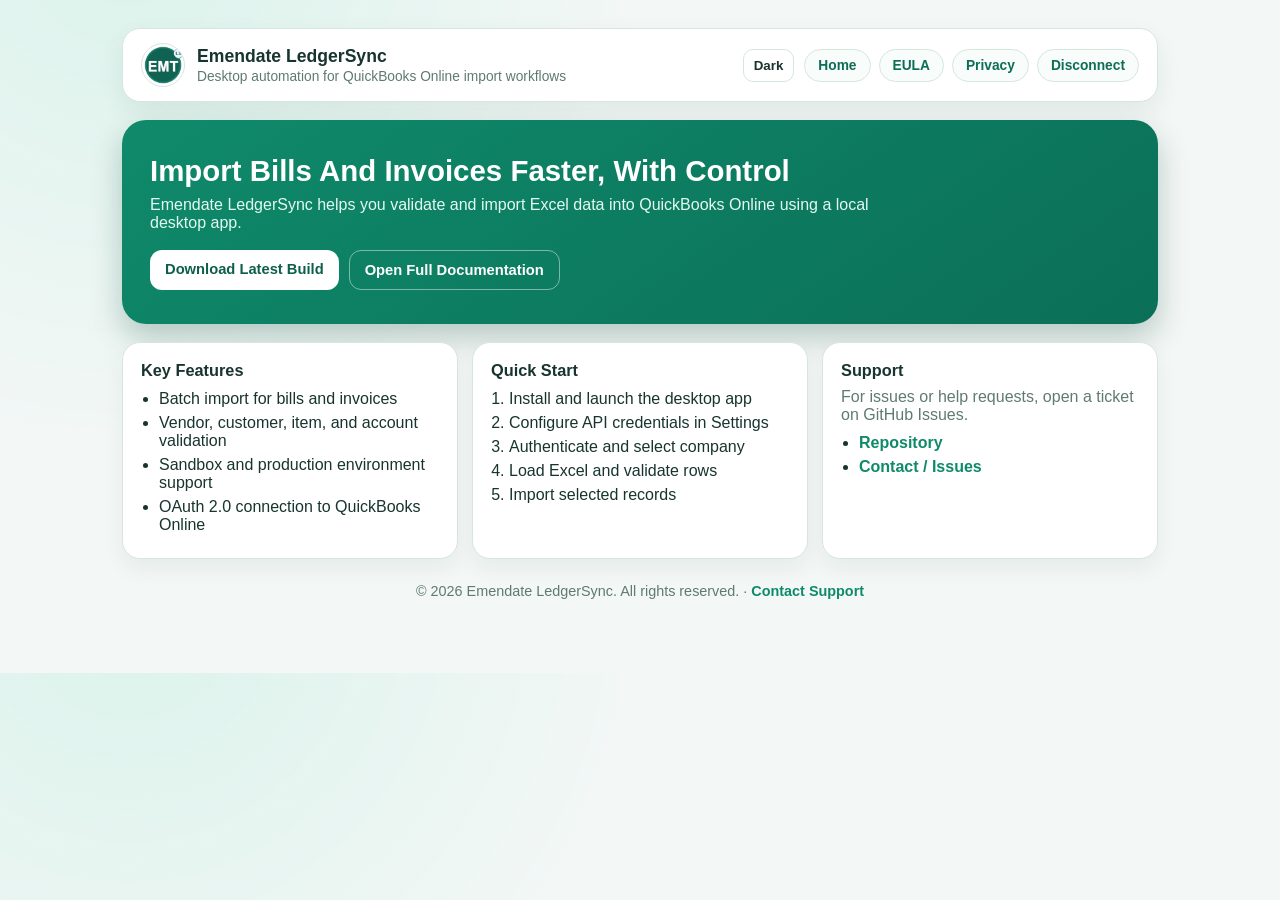
<file: docs/index.html>
﻿<!DOCTYPE html>
<html lang="en">
<head>
  <meta charset="UTF-8">
  <meta name="viewport" content="width=device-width, initial-scale=1.0">
  <title>Emendate LedgerSync</title>
  <link rel="stylesheet" href="styles.css">
</head>
<body class="page-index">
  <div class="wrap">
    <header class="topbar">
      <div class="brand">
        <img src="assets/icons/els_app.png" alt="Emendate LedgerSync logo">
        <div>
          <h1>Emendate LedgerSync</h1>
          <p>Desktop automation for QuickBooks Online import workflows</p>
        </div>
      </div>
      <button class="menu-btn" id="menuBtn" aria-label="Toggle menu">Menu</button>
      <button class="toggle" id="themeBtn" aria-label="Toggle theme">Dark</button>
      <nav class="nav" id="topNav">
        <a href="index.html">Home</a>
        <a href="eula.html">EULA</a>
        <a href="privacy.html">Privacy</a>
        <a href="disconnect.html">Disconnect</a>
      </nav>
    </header>

    <section class="hero">
      <h2>Import Bills And Invoices Faster, With Control</h2>
      <p>Emendate LedgerSync helps you validate and import Excel data into QuickBooks Online using a local desktop app.</p>
      <div class="actions">
        <a class="btn primary" href="https://github.com/dmistryX/emendate-ledgersync/releases">Download Latest Build</a>
        <a class="btn ghost" href="https://github.com/dmistryX/emt-ledgersync/blob/main/README.md">Open Full Documentation</a>
      </div>
    </section>

    <section class="grid">
      <article class="card">
        <h3>Key Features</h3>
        <ul class="list">
          <li>Batch import for bills and invoices</li>
          <li>Vendor, customer, item, and account validation</li>
          <li>Sandbox and production environment support</li>
          <li>OAuth 2.0 connection to QuickBooks Online</li>
        </ul>
      </article>
      <article class="card">
        <h3>Quick Start</h3>
        <ol class="list">
          <li>Install and launch the desktop app</li>
          <li>Configure API credentials in Settings</li>
          <li>Authenticate and select company</li>
          <li>Load Excel and validate rows</li>
          <li>Import selected records</li>
        </ol>
      </article>
      <article class="card">
        <h3>Support</h3>
        <p>For issues or help requests, open a ticket on GitHub Issues.</p>
        <ul class="list">
          <li><a class="text-link" href="https://github.com/dmistryX/emendate-ledgersync">Repository</a></li>
          <li><a class="text-link" href="https://github.com/dmistryX/emendate-ledgersync/issues">Contact / Issues</a></li>
        </ul>
      </article>
    </section>

    <footer class="footer">
      <p>&copy; 2026 Emendate LedgerSync. All rights reserved. · <a href="https://github.com/dmistryX/emendate-ledgersync/issues">Contact Support</a></p>
    </footer>
  </div>

  <script>
    const root = document.documentElement;
    const themeBtn = document.getElementById('themeBtn');
    const saved = localStorage.getItem('els-theme') || 'light';
    if (saved === 'dark') {
      root.setAttribute('data-theme', 'dark');
      themeBtn.textContent = 'Light';
    }
    themeBtn.addEventListener('click', () => {
      const dark = root.getAttribute('data-theme') === 'dark';
      if (dark) {
        root.removeAttribute('data-theme');
        localStorage.setItem('els-theme', 'light');
        themeBtn.textContent = 'Dark';
      } else {
        root.setAttribute('data-theme', 'dark');
        localStorage.setItem('els-theme', 'dark');
        themeBtn.textContent = 'Light';
      }
    });

    const menuBtn = document.getElementById('menuBtn');
    const topNav = document.getElementById('topNav');
    menuBtn.addEventListener('click', () => topNav.classList.toggle('open'));
  </script>
</body>
</html>
</file>
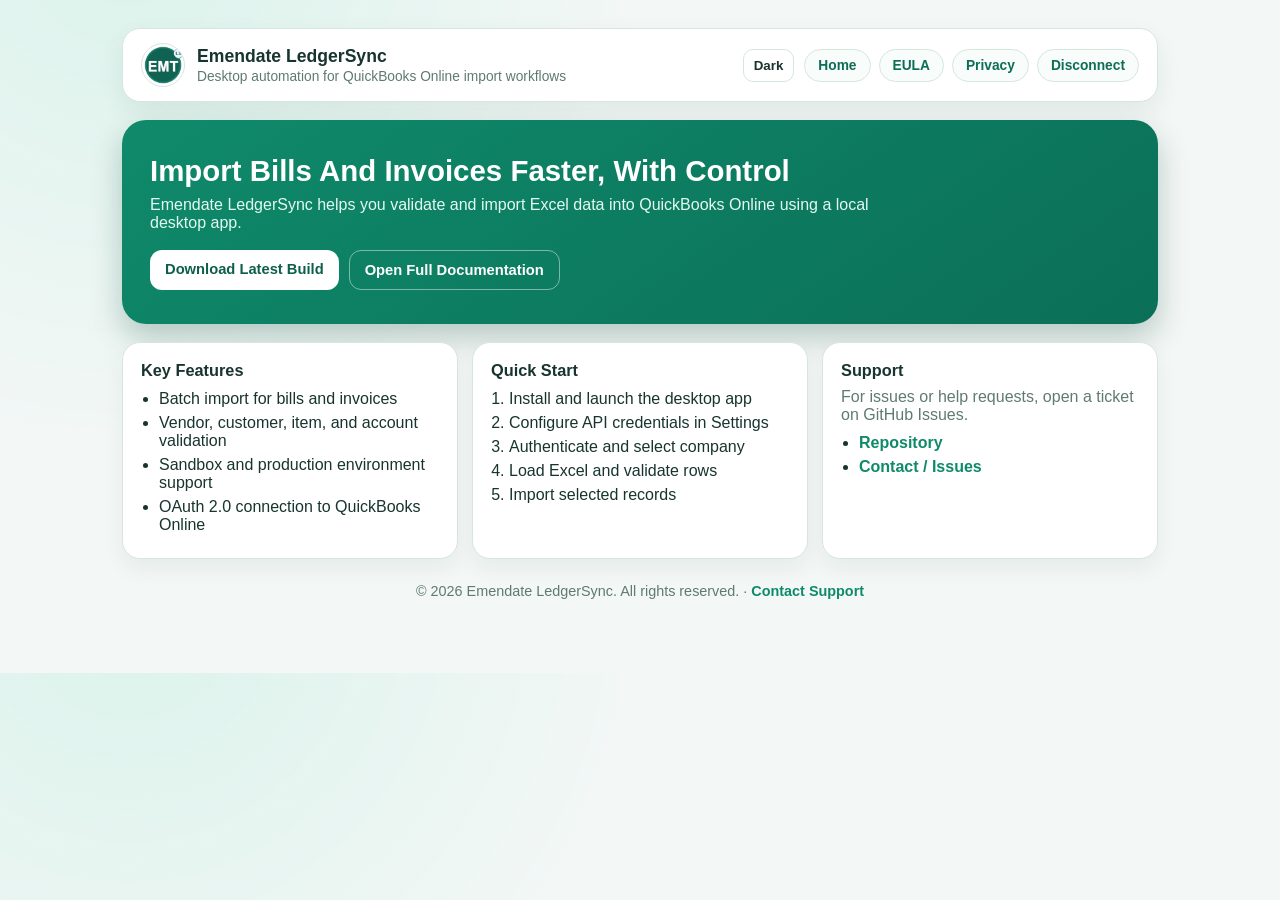
<file: web/index.html>
﻿<!DOCTYPE html>
<html lang="en">
<head>
  <meta charset="UTF-8">
  <meta name="viewport" content="width=device-width, initial-scale=1.0">
  <title>Emendate LedgerSync</title>
  <link rel="stylesheet" href="styles.css">
</head>
<body class="page-index">
  <div class="wrap">
    <header class="topbar">
      <div class="brand">
        <img src="../assets/icons/els_app.png" alt="Emendate LedgerSync logo">
        <div>
          <h1>Emendate LedgerSync</h1>
          <p>Desktop automation for QuickBooks Online import workflows</p>
        </div>
      </div>
      <button class="menu-btn" id="menuBtn" aria-label="Toggle menu">Menu</button>
      <button class="toggle" id="themeBtn" aria-label="Toggle theme">Dark</button>
      <nav class="nav" id="topNav">
        <a href="index.html">Home</a>
        <a href="eula.html">EULA</a>
        <a href="privacy.html">Privacy</a>
        <a href="disconnect.html">Disconnect</a>
      </nav>
    </header>

    <section class="hero">
      <h2>Import Bills And Invoices Faster, With Control</h2>
      <p>Emendate LedgerSync helps you validate and import Excel data into QuickBooks Online using a local desktop app.</p>
      <div class="actions">
        <a class="btn primary" href="https://github.com/dmistryX/emendate-ledgersync/releases">Download Latest Build</a>
        <a class="btn ghost" href="https://github.com/dmistryX/emendate-ledgersync/blob/main/README.md">Open Full Documentation</a>
      </div>
    </section>

    <section class="grid">
      <article class="card">
        <h3>Key Features</h3>
        <ul class="list">
          <li>Batch import for bills and invoices</li>
          <li>Vendor, customer, item, and account validation</li>
          <li>Sandbox and production environment support</li>
          <li>OAuth 2.0 connection to QuickBooks Online</li>
        </ul>
      </article>
      <article class="card">
        <h3>Quick Start</h3>
        <ol class="list">
          <li>Install and launch the desktop app</li>
          <li>Configure API credentials in Settings</li>
          <li>Authenticate and select company</li>
          <li>Load Excel and validate rows</li>
          <li>Import selected records</li>
        </ol>
      </article>
      <article class="card">
        <h3>Support</h3>
        <p>For issues or help requests, open a ticket on GitHub Issues.</p>
        <ul class="list">
          <li><a class="text-link" href="https://github.com/dmistryX/emendate-ledgersync">Repository</a></li>
          <li><a class="text-link" href="https://github.com/dmistryX/emendate-ledgersync/issues">Contact / Issues</a></li>
        </ul>
      </article>
    </section>

    <footer class="footer">
      <p>&copy; 2026 Emendate LedgerSync. All rights reserved. · <a href="https://github.com/dmistryX/emendate-ledgersync/issues">Contact Support</a></p>
    </footer>
  </div>

  <script>
    const root = document.documentElement;
    const themeBtn = document.getElementById('themeBtn');
    const saved = localStorage.getItem('els-theme') || 'light';
    if (saved === 'dark') {
      root.setAttribute('data-theme', 'dark');
      themeBtn.textContent = 'Light';
    }
    themeBtn.addEventListener('click', () => {
      const dark = root.getAttribute('data-theme') === 'dark';
      if (dark) {
        root.removeAttribute('data-theme');
        localStorage.setItem('els-theme', 'light');
        themeBtn.textContent = 'Dark';
      } else {
        root.setAttribute('data-theme', 'dark');
        localStorage.setItem('els-theme', 'dark');
        themeBtn.textContent = 'Light';
      }
    });

    const menuBtn = document.getElementById('menuBtn');
    const topNav = document.getElementById('topNav');
    menuBtn.addEventListener('click', () => topNav.classList.toggle('open'));
  </script>
</body>
</html>
</file>
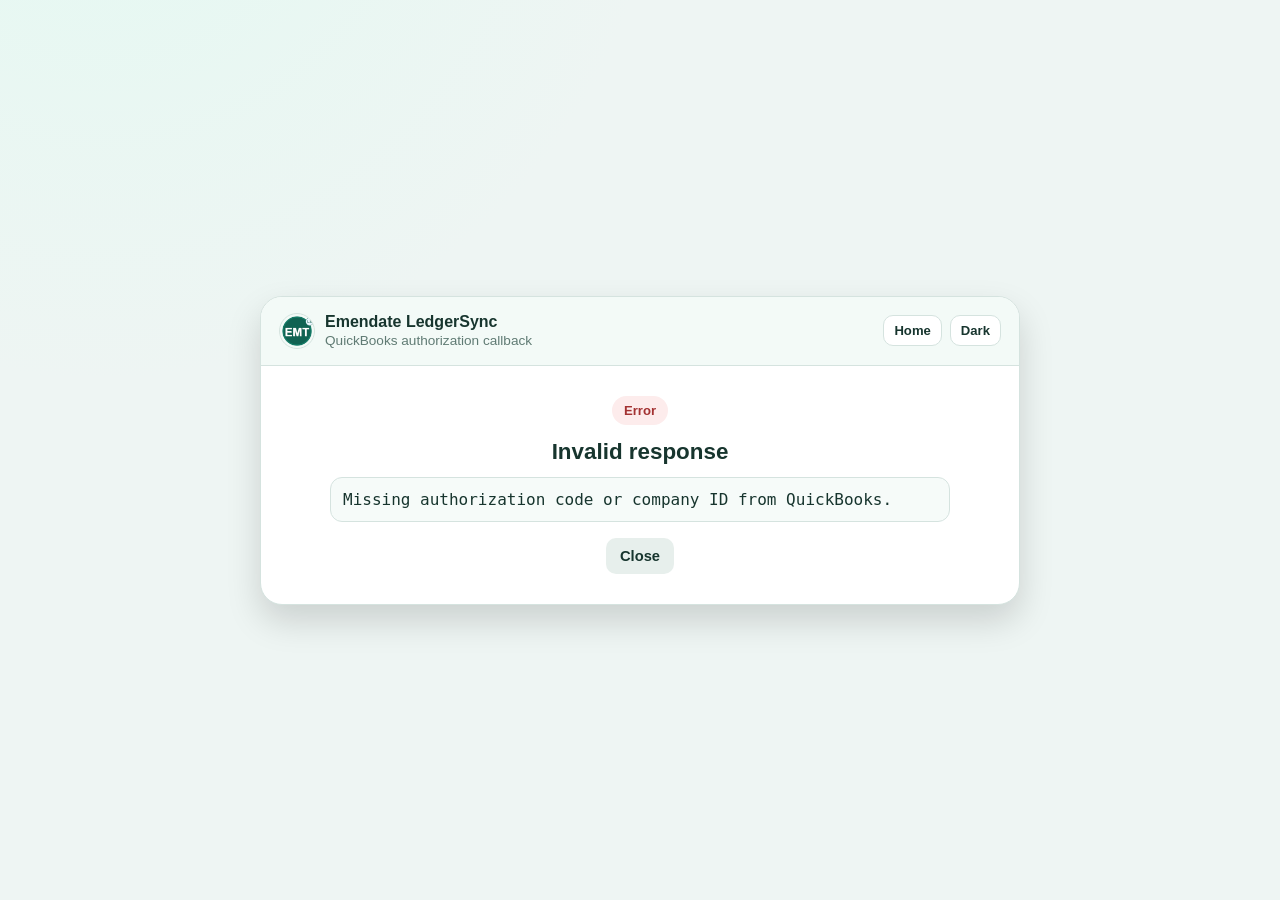
<file: callback.html>
﻿<!DOCTYPE html>
<html lang="en">
<head>
  <meta charset="UTF-8">
  <meta name="viewport" content="width=device-width, initial-scale=1.0">
  <title>QuickBooks Authorization - Emendate LedgerSync</title>
  <link rel="stylesheet" href="styles.css">
</head>
<body class="page-callback">
  <div class="panel">
    <div class="head">
      <div class="brand"><img src="assets/icons/els_app.png" alt="Emendate LedgerSync logo"><div><h1>Emendate LedgerSync</h1><p>QuickBooks authorization callback</p></div></div>
      <div class="head-actions"><a href="index.html">Home</a><button id="themeBtn">Dark</button></div>
    </div>
    <div class="content" id="status"><div class="spinner"></div><h2 class="title">Processing authorization</h2><p class="sub">Please wait while we send credentials to your desktop app.</p></div>
  </div>

  <script>
    const root=document.documentElement,themeBtn=document.getElementById('themeBtn');
    const saved=localStorage.getItem('els-theme')||'light'; if(saved==='dark'){root.setAttribute('data-theme','dark');themeBtn.textContent='Light';}
    themeBtn.addEventListener('click',()=>{const dark=root.getAttribute('data-theme')==='dark'; if(dark){root.removeAttribute('data-theme');localStorage.setItem('els-theme','light');themeBtn.textContent='Dark';} else {root.setAttribute('data-theme','dark');localStorage.setItem('els-theme','dark');themeBtn.textContent='Light';}});

    const urlParams = new URLSearchParams(window.location.search);
    const code = urlParams.get('code');
    const realmId = urlParams.get('realmId');
    const state = urlParams.get('state');
    const error = urlParams.get('error');
    const errorDescription = urlParams.get('error_description');
    const statusDiv = document.getElementById('status');

    if (error) showError(`Authorization failed: ${error}`, errorDescription);
    else if (code && realmId) sendToDesktopApp(code, realmId, state);
    else showError('Invalid response', 'Missing authorization code or company ID from QuickBooks.');

    function sendToDesktopApp(code, realmId, state) {
      statusDiv.innerHTML = `<span class="state ok">Authorized</span><h2 class="title">Authorization successful</h2><p class="sub">Sending credentials to the desktop app...</p>`;
      fetch('http://localhost:8080/oauth-callback', {
        method: 'POST', headers: { 'Content-Type': 'application/json' }, body: JSON.stringify({ code, realmId, state }), mode: 'cors'
      }).then(response => { if (response.ok) { showSuccess(realmId); return; } throw new Error(); })
        .catch(() => showManualCopy(code, realmId));
    }

    function showSuccess(realmId) {
      statusDiv.innerHTML = `<span class="state ok">Synced</span><h2 class="title">Connected successfully</h2><p class="sub">Company ID: <strong>${realmId}</strong></p><p class="sub sub-spaced">You can close this tab.</p>`;
      try { window.close(); } catch (_) {}
    }

    function showManualCopy(code, realmId) {
      statusDiv.innerHTML = `<span class="state warn">Desktop app not detected</span><h2 class="title">Copy values manually</h2><p class="sub">Paste these values into the app's manual authorization dialog.</p><div class="code-box"><strong>Authorization code</strong><br>${code}</div><div class="code-box"><strong>Company ID (realmId)</strong><br>${realmId}</div><div class="btn-row"><button class="primary" onclick="copyCode()">Copy Authorization Code</button><button class="secondary" onclick="window.close()">Close</button></div>`;
    }

    function showError(title, message) {
      statusDiv.innerHTML = `<span class="state err">Error</span><h2 class="title">${title}</h2><div class="code-box">${message || 'An error occurred during authorization.'}</div><div class="btn-row"><button class="secondary" onclick="window.close()">Close</button></div>`;
    }

    function copyCode() {
      const box = document.querySelector('.code-box'); if (!box) return;
      const value = box.textContent.replace('Authorization code', '').trim();
      navigator.clipboard.writeText(value).then(() => alert('Authorization code copied.')).catch(() => {
        const ta = document.createElement('textarea'); ta.value = value; document.body.appendChild(ta); ta.select();
        try { document.execCommand('copy'); alert('Authorization code copied.'); } catch (_) { alert('Copy failed. Please copy manually.'); }
        document.body.removeChild(ta);
      });
    }
  </script>
</body>
</html>
</file>
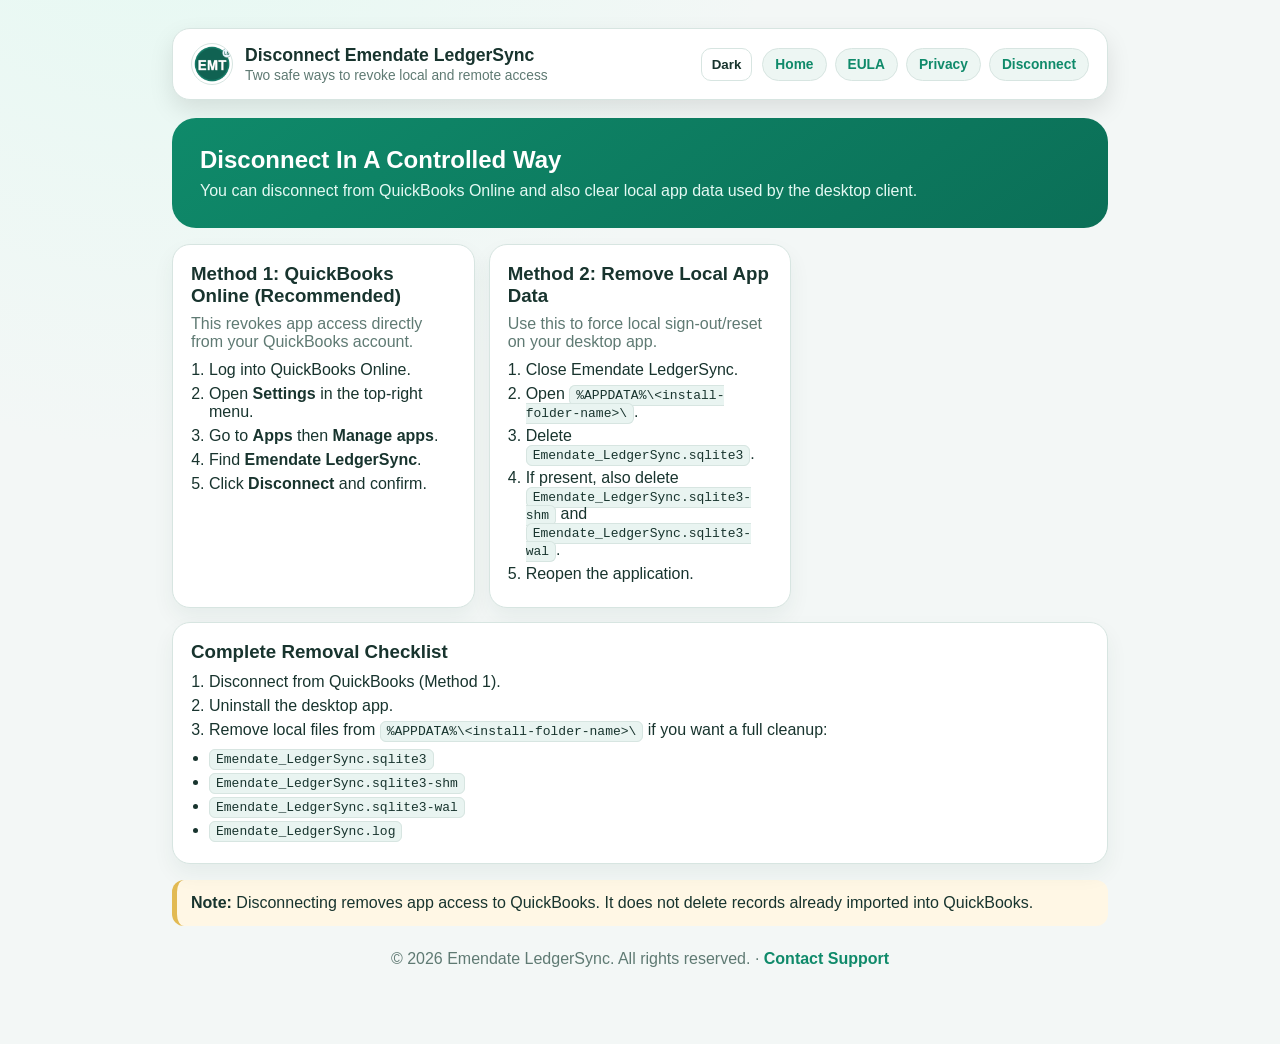
<file: disconnect.html>
﻿<!DOCTYPE html>
<html lang="en">
<head>
  <meta charset="UTF-8">
  <meta name="viewport" content="width=device-width, initial-scale=1.0">
  <title>Disconnect Guide - Emendate LedgerSync</title>
  <link rel="stylesheet" href="styles.css">
</head>
<body class="page-disconnect">
  <div class="wrap">
    <header class="top">
      <div class="brand"><img src="assets/icons/els_app.png" alt="Emendate LedgerSync logo"><div><h1>Disconnect Emendate LedgerSync</h1><p>Two safe ways to revoke local and remote access</p></div></div>
      <button class="menu-btn" id="menuBtn">Menu</button><button class="toggle" id="themeBtn">Dark</button>
      <nav class="nav" id="topNav"><a href="index.html">Home</a><a href="eula.html">EULA</a><a href="privacy.html">Privacy</a><a href="disconnect.html">Disconnect</a></nav>
    </header>

    <section class="hero"><h2>Disconnect In A Controlled Way</h2><p>You can disconnect from QuickBooks Online and also clear local app data used by the desktop client.</p></section>

    <section class="grid">
      <article class="card"><h3>Method 1: QuickBooks Online (Recommended)</h3><p>This revokes app access directly from your QuickBooks account.</p><ol><li>Log into QuickBooks Online.</li><li>Open <strong>Settings</strong> in the top-right menu.</li><li>Go to <strong>Apps</strong> then <strong>Manage apps</strong>.</li><li>Find <strong>Emendate LedgerSync</strong>.</li><li>Click <strong>Disconnect</strong> and confirm.</li></ol></article>
      <article class="card"><h3>Method 2: Remove Local App Data</h3><p>Use this to force local sign-out/reset on your desktop app.</p><ol><li>Close Emendate LedgerSync.</li><li>Open <code>%APPDATA%\&lt;install-folder-name&gt;\</code>.</li><li>Delete <code>Emendate_LedgerSync.sqlite3</code>.</li><li>If present, also delete <code>Emendate_LedgerSync.sqlite3-shm</code> and <code>Emendate_LedgerSync.sqlite3-wal</code>.</li><li>Reopen the application.</li></ol></article>
      <article class="card full-span"><h3>Complete Removal Checklist</h3><ol><li>Disconnect from QuickBooks (Method 1).</li><li>Uninstall the desktop app.</li><li>Remove local files from <code>%APPDATA%\&lt;install-folder-name&gt;\</code> if you want a full cleanup:</li></ol><ul><li><code>Emendate_LedgerSync.sqlite3</code></li><li><code>Emendate_LedgerSync.sqlite3-shm</code></li><li><code>Emendate_LedgerSync.sqlite3-wal</code></li><li><code>Emendate_LedgerSync.log</code></li></ul></article>
    </section>

    <div class="warn"><strong>Note:</strong> Disconnecting removes app access to QuickBooks. It does not delete records already imported into QuickBooks.</div>

    <footer class="footer"><p>&copy; 2026 Emendate LedgerSync. All rights reserved. · <a href="https://github.com/dmistryX/emendate-ledgersync/issues">Contact Support</a></p></footer>
  </div>
  <script>
    const root=document.documentElement,themeBtn=document.getElementById('themeBtn');
    const saved=localStorage.getItem('els-theme')||'light'; if(saved==='dark'){root.setAttribute('data-theme','dark');themeBtn.textContent='Light';}
    themeBtn.addEventListener('click',()=>{const dark=root.getAttribute('data-theme')==='dark'; if(dark){root.removeAttribute('data-theme');localStorage.setItem('els-theme','light');themeBtn.textContent='Dark';} else {root.setAttribute('data-theme','dark');localStorage.setItem('els-theme','dark');themeBtn.textContent='Light';}});
    const menuBtn=document.getElementById('menuBtn'),topNav=document.getElementById('topNav'); menuBtn.addEventListener('click',()=>topNav.classList.toggle('open'));
  </script>
</body>
</html>
</file>
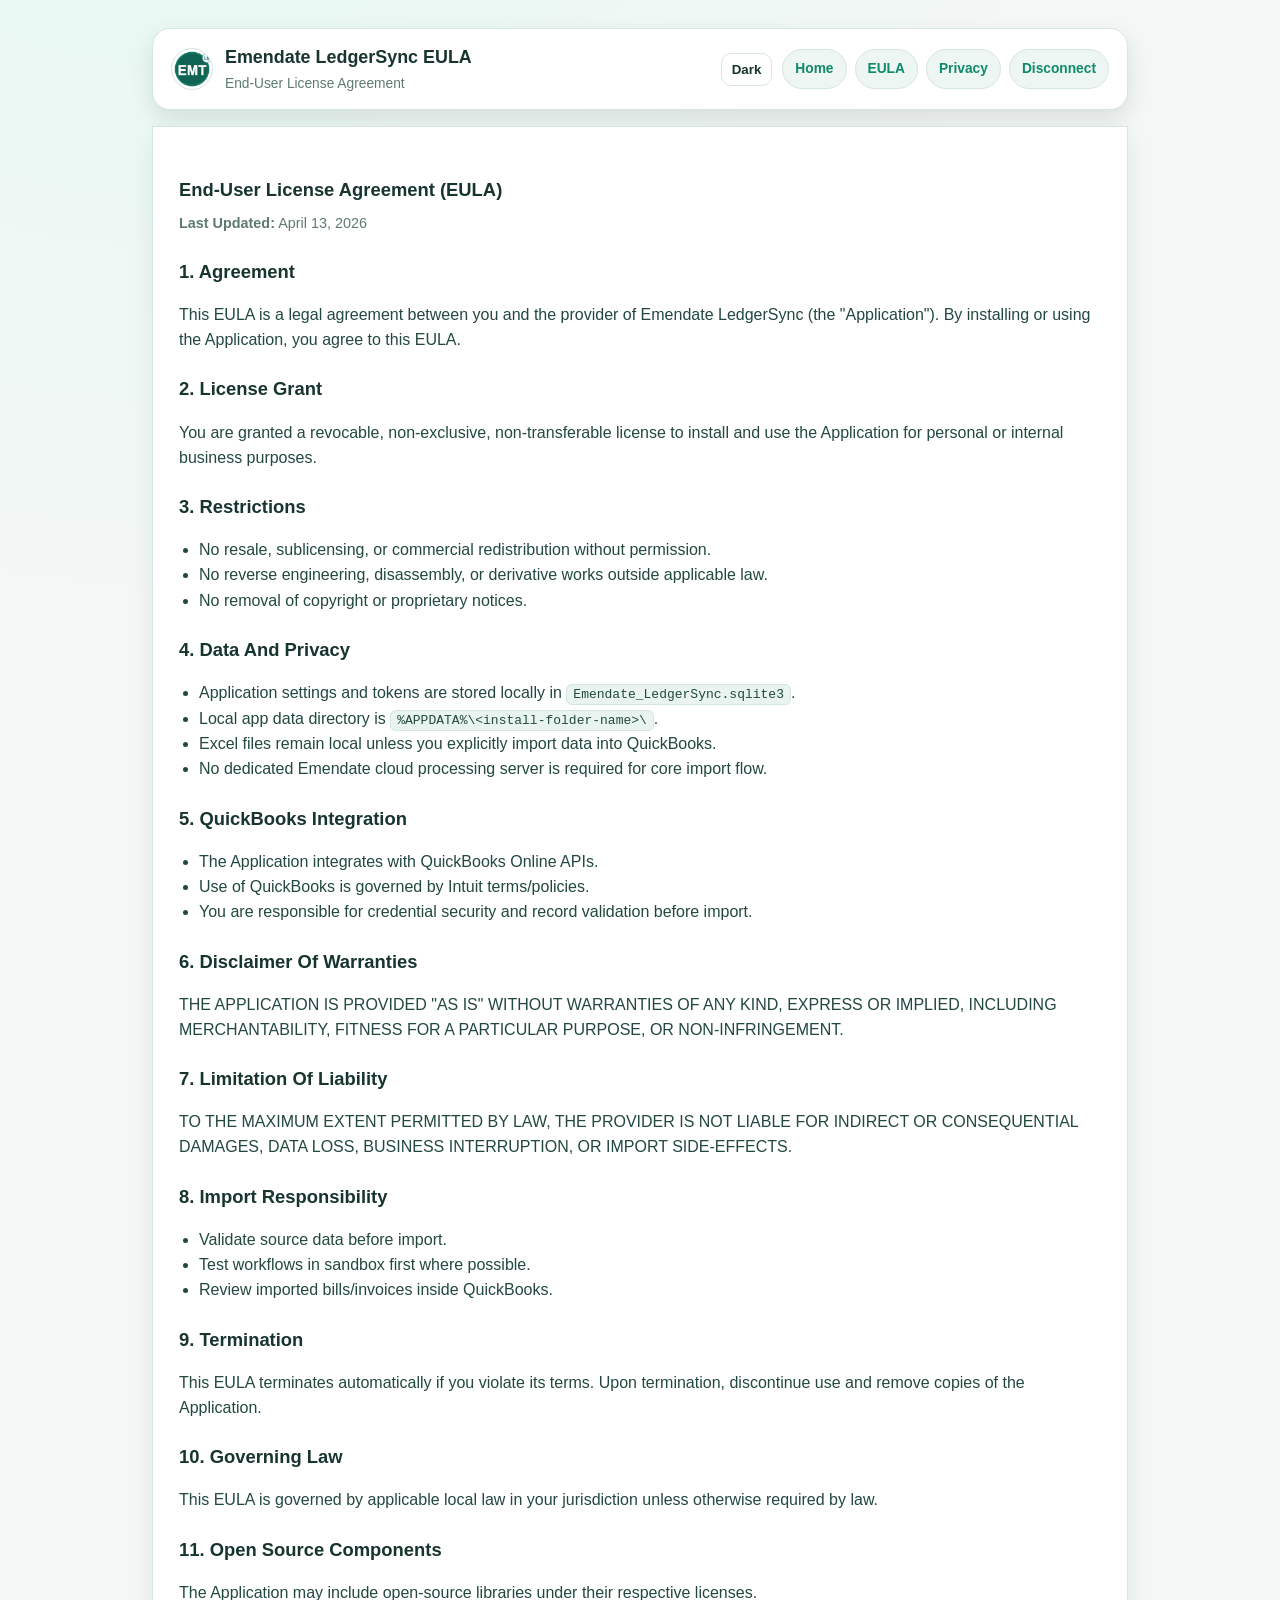
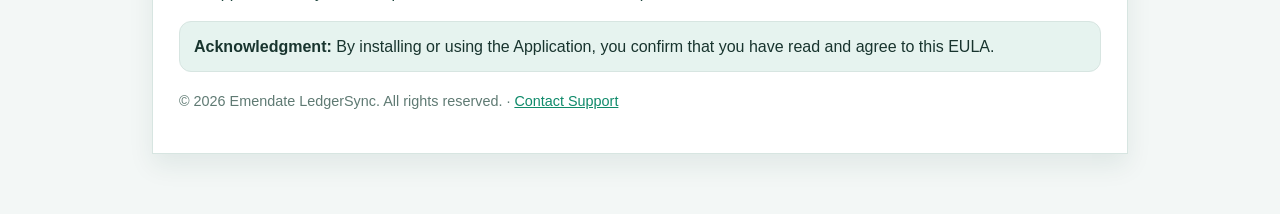
<file: eula.html>
﻿<!DOCTYPE html>
<html lang="en">
<head>
  <meta charset="utf-8">
  <meta name="viewport" content="width=device-width,initial-scale=1">
  <title>EULA - Emendate LedgerSync</title>
  <link rel="stylesheet" href="styles.css">
</head>
<body class="page-eula">
  <div class="wrap">
    <header class="top">
      <div class="brand"><img src="assets/icons/els_app.png" alt="Emendate LedgerSync logo"><div><h1>Emendate LedgerSync EULA</h1><p>End-User License Agreement</p></div></div>
      <button class="menu-btn" id="menuBtn">Menu</button><button class="toggle" id="themeBtn">Dark</button>
      <nav class="nav" id="topNav"><a href="index.html">Home</a><a href="eula.html">EULA</a><a href="privacy.html">Privacy</a><a href="disconnect.html">Disconnect</a></nav>
    </header>

    <main class="doc">
      <h2>End-User License Agreement (EULA)</h2><p class="meta"><strong>Last Updated:</strong> April 13, 2026</p>
      <h2>1. Agreement</h2><p>This EULA is a legal agreement between you and the provider of Emendate LedgerSync (the "Application"). By installing or using the Application, you agree to this EULA.</p>
      <h2>2. License Grant</h2><p>You are granted a revocable, non-exclusive, non-transferable license to install and use the Application for personal or internal business purposes.</p>
      <h2>3. Restrictions</h2><ul><li>No resale, sublicensing, or commercial redistribution without permission.</li><li>No reverse engineering, disassembly, or derivative works outside applicable law.</li><li>No removal of copyright or proprietary notices.</li></ul>
      <h2>4. Data And Privacy</h2><ul><li>Application settings and tokens are stored locally in <code>Emendate_LedgerSync.sqlite3</code>.</li><li>Local app data directory is <code>%APPDATA%\&lt;install-folder-name&gt;\</code>.</li><li>Excel files remain local unless you explicitly import data into QuickBooks.</li><li>No dedicated Emendate cloud processing server is required for core import flow.</li></ul>
      <h2>5. QuickBooks Integration</h2><ul><li>The Application integrates with QuickBooks Online APIs.</li><li>Use of QuickBooks is governed by Intuit terms/policies.</li><li>You are responsible for credential security and record validation before import.</li></ul>
      <h2>6. Disclaimer Of Warranties</h2><p>THE APPLICATION IS PROVIDED "AS IS" WITHOUT WARRANTIES OF ANY KIND, EXPRESS OR IMPLIED, INCLUDING MERCHANTABILITY, FITNESS FOR A PARTICULAR PURPOSE, OR NON-INFRINGEMENT.</p>
      <h2>7. Limitation Of Liability</h2><p>TO THE MAXIMUM EXTENT PERMITTED BY LAW, THE PROVIDER IS NOT LIABLE FOR INDIRECT OR CONSEQUENTIAL DAMAGES, DATA LOSS, BUSINESS INTERRUPTION, OR IMPORT SIDE-EFFECTS.</p>
      <h2>8. Import Responsibility</h2><ul><li>Validate source data before import.</li><li>Test workflows in sandbox first where possible.</li><li>Review imported bills/invoices inside QuickBooks.</li></ul>
      <h2>9. Termination</h2><p>This EULA terminates automatically if you violate its terms. Upon termination, discontinue use and remove copies of the Application.</p>
      <h2>10. Governing Law</h2><p>This EULA is governed by applicable local law in your jurisdiction unless otherwise required by law.</p>
      <h2>11. Open Source Components</h2><p>The Application may include open-source libraries under their respective licenses.</p>
      <div class="note"><strong>Acknowledgment:</strong> By installing or using the Application, you confirm that you have read and agree to this EULA.</div>
      <p class="meta footer-meta">&copy; 2026 Emendate LedgerSync. All rights reserved. · <a class="support-link" href="https://github.com/dmistryX/emendate-ledgersync/issues">Contact Support</a></p>
    </main>
  </div>
  <script>
    const root=document.documentElement,themeBtn=document.getElementById('themeBtn');
    const saved=localStorage.getItem('els-theme')||'light'; if(saved==='dark'){root.setAttribute('data-theme','dark');themeBtn.textContent='Light';}
    themeBtn.addEventListener('click',()=>{const dark=root.getAttribute('data-theme')==='dark'; if(dark){root.removeAttribute('data-theme');localStorage.setItem('els-theme','light');themeBtn.textContent='Dark';} else {root.setAttribute('data-theme','dark');localStorage.setItem('els-theme','dark');themeBtn.textContent='Light';}});
    const menuBtn=document.getElementById('menuBtn'),topNav=document.getElementById('topNav'); menuBtn.addEventListener('click',()=>topNav.classList.toggle('open'));
  </script>
</body>
</html>
</file>
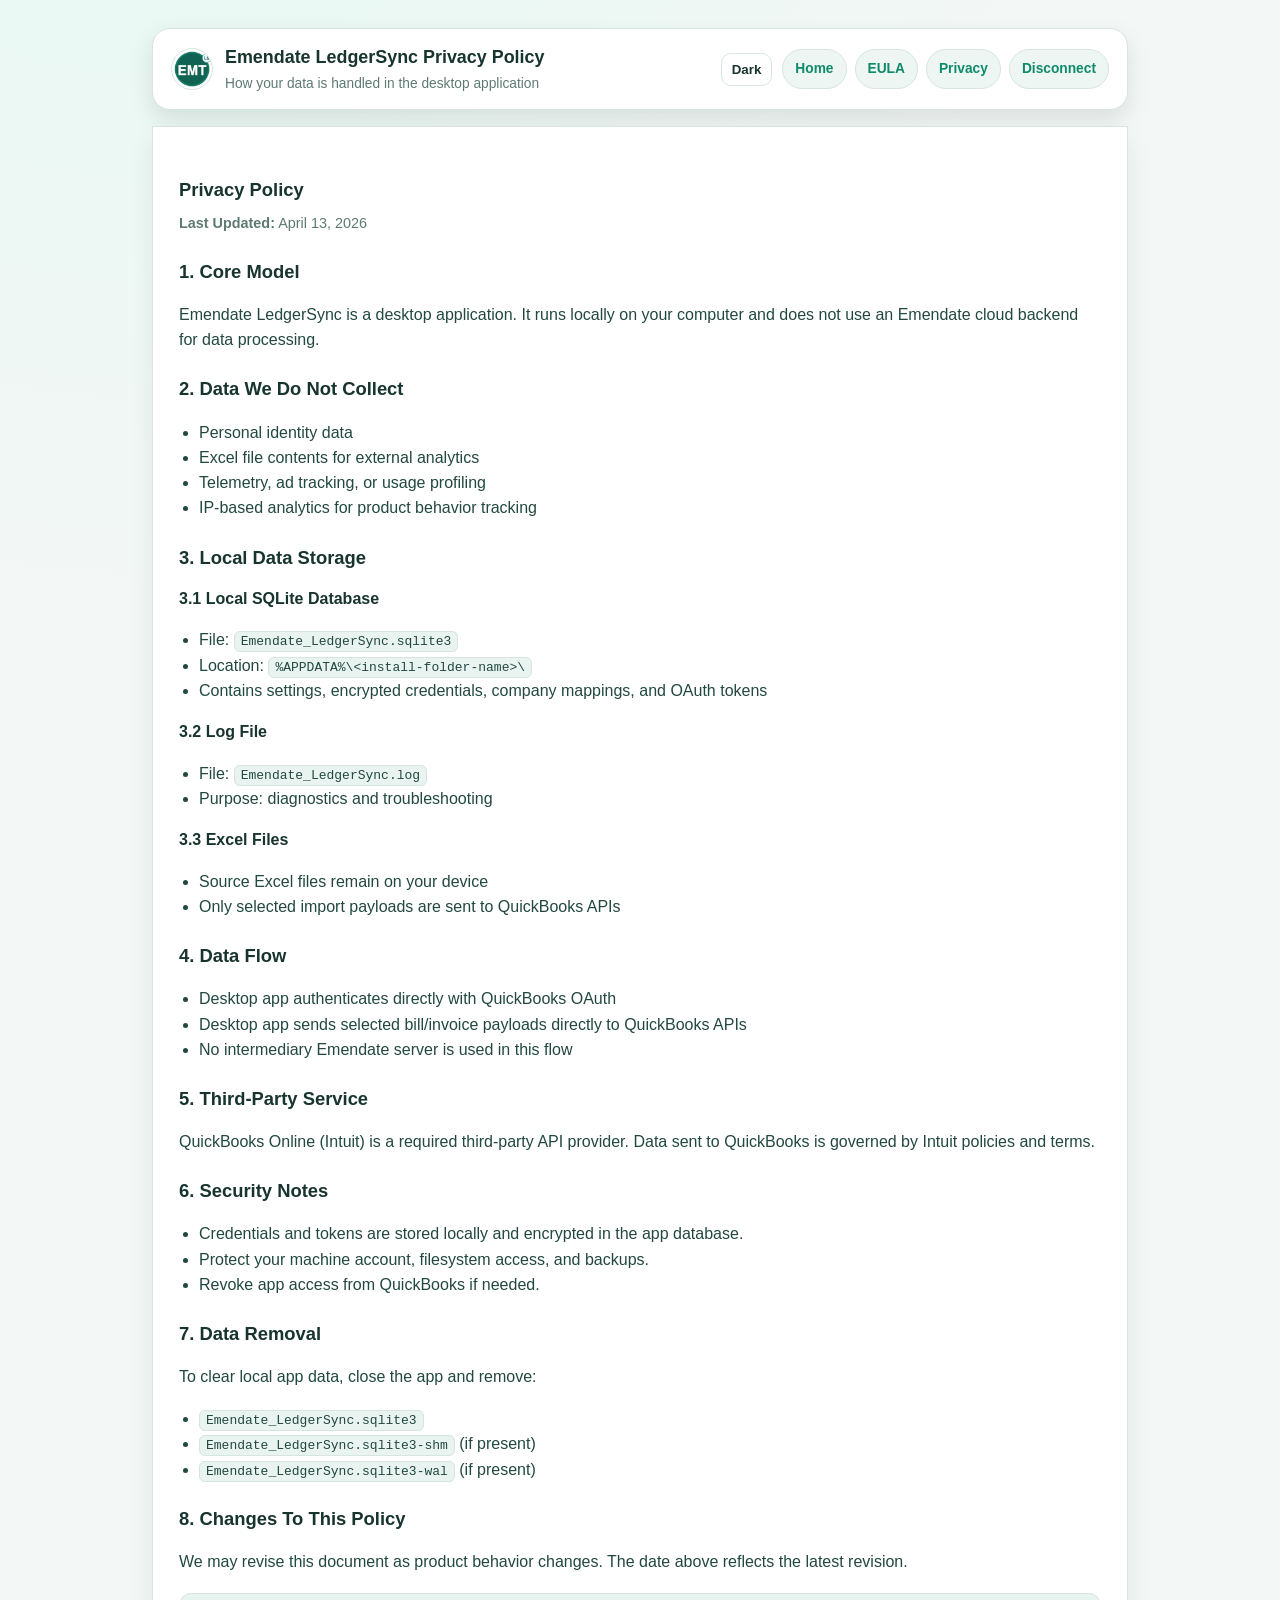
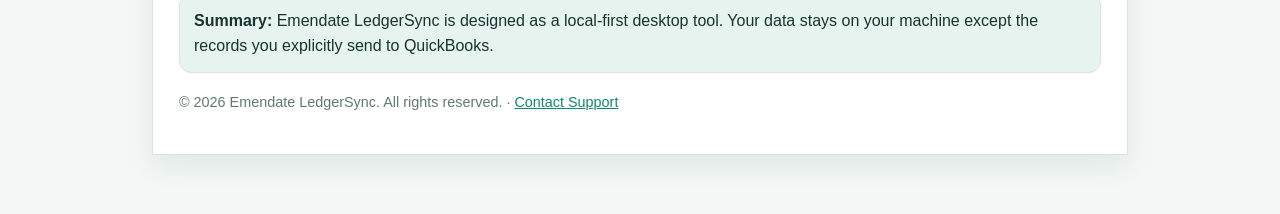
<file: privacy.html>
﻿<!DOCTYPE html>
<html lang="en">
<head>
  <meta charset="utf-8">
  <meta name="viewport" content="width=device-width,initial-scale=1">
  <title>Privacy Policy - Emendate LedgerSync</title>
  <link rel="stylesheet" href="styles.css">
</head>
<body class="page-privacy">
  <div class="wrap">
    <header class="top">
      <div class="brand"><img src="assets/icons/els_app.png" alt="Emendate LedgerSync logo"><div><h1>Emendate LedgerSync Privacy Policy</h1><p>How your data is handled in the desktop application</p></div></div>
      <button class="menu-btn" id="menuBtn">Menu</button><button class="toggle" id="themeBtn">Dark</button>
      <nav class="nav" id="topNav"><a href="index.html">Home</a><a href="eula.html">EULA</a><a href="privacy.html">Privacy</a><a href="disconnect.html">Disconnect</a></nav>
    </header>

    <main class="doc">
      <h2>Privacy Policy</h2><p class="meta"><strong>Last Updated:</strong> April 13, 2026</p>
      <h2>1. Core Model</h2><p>Emendate LedgerSync is a desktop application. It runs locally on your computer and does not use an Emendate cloud backend for data processing.</p>
      <h2>2. Data We Do Not Collect</h2><ul><li>Personal identity data</li><li>Excel file contents for external analytics</li><li>Telemetry, ad tracking, or usage profiling</li><li>IP-based analytics for product behavior tracking</li></ul>
      <h2>3. Local Data Storage</h2><h3>3.1 Local SQLite Database</h3><ul><li>File: <code>Emendate_LedgerSync.sqlite3</code></li><li>Location: <code>%APPDATA%\&lt;install-folder-name&gt;\</code></li><li>Contains settings, encrypted credentials, company mappings, and OAuth tokens</li></ul>
      <h3>3.2 Log File</h3><ul><li>File: <code>Emendate_LedgerSync.log</code></li><li>Purpose: diagnostics and troubleshooting</li></ul>
      <h3>3.3 Excel Files</h3><ul><li>Source Excel files remain on your device</li><li>Only selected import payloads are sent to QuickBooks APIs</li></ul>
      <h2>4. Data Flow</h2><ul><li>Desktop app authenticates directly with QuickBooks OAuth</li><li>Desktop app sends selected bill/invoice payloads directly to QuickBooks APIs</li><li>No intermediary Emendate server is used in this flow</li></ul>
      <h2>5. Third-Party Service</h2><p>QuickBooks Online (Intuit) is a required third-party API provider. Data sent to QuickBooks is governed by Intuit policies and terms.</p>
      <h2>6. Security Notes</h2><ul><li>Credentials and tokens are stored locally and encrypted in the app database.</li><li>Protect your machine account, filesystem access, and backups.</li><li>Revoke app access from QuickBooks if needed.</li></ul>
      <h2>7. Data Removal</h2><p>To clear local app data, close the app and remove:</p><ul><li><code>Emendate_LedgerSync.sqlite3</code></li><li><code>Emendate_LedgerSync.sqlite3-shm</code> (if present)</li><li><code>Emendate_LedgerSync.sqlite3-wal</code> (if present)</li></ul>
      <h2>8. Changes To This Policy</h2><p>We may revise this document as product behavior changes. The date above reflects the latest revision.</p>
      <div class="summary"><strong>Summary:</strong> Emendate LedgerSync is designed as a local-first desktop tool. Your data stays on your machine except the records you explicitly send to QuickBooks.</div>
      <p class="meta footer-meta">&copy; 2026 Emendate LedgerSync. All rights reserved. · <a class="support-link" href="https://github.com/dmistryX/emendate-ledgersync/issues">Contact Support</a></p>
    </main>
  </div>
  <script>
    const root=document.documentElement,themeBtn=document.getElementById('themeBtn');
    const saved=localStorage.getItem('els-theme')||'light'; if(saved==='dark'){root.setAttribute('data-theme','dark');themeBtn.textContent='Light';}
    themeBtn.addEventListener('click',()=>{const dark=root.getAttribute('data-theme')==='dark'; if(dark){root.removeAttribute('data-theme');localStorage.setItem('els-theme','light');themeBtn.textContent='Dark';} else {root.setAttribute('data-theme','dark');localStorage.setItem('els-theme','dark');themeBtn.textContent='Light';}});
    const menuBtn=document.getElementById('menuBtn'),topNav=document.getElementById('topNav'); menuBtn.addEventListener('click',()=>topNav.classList.toggle('open'));
  </script>
</body>
</html>
</file>
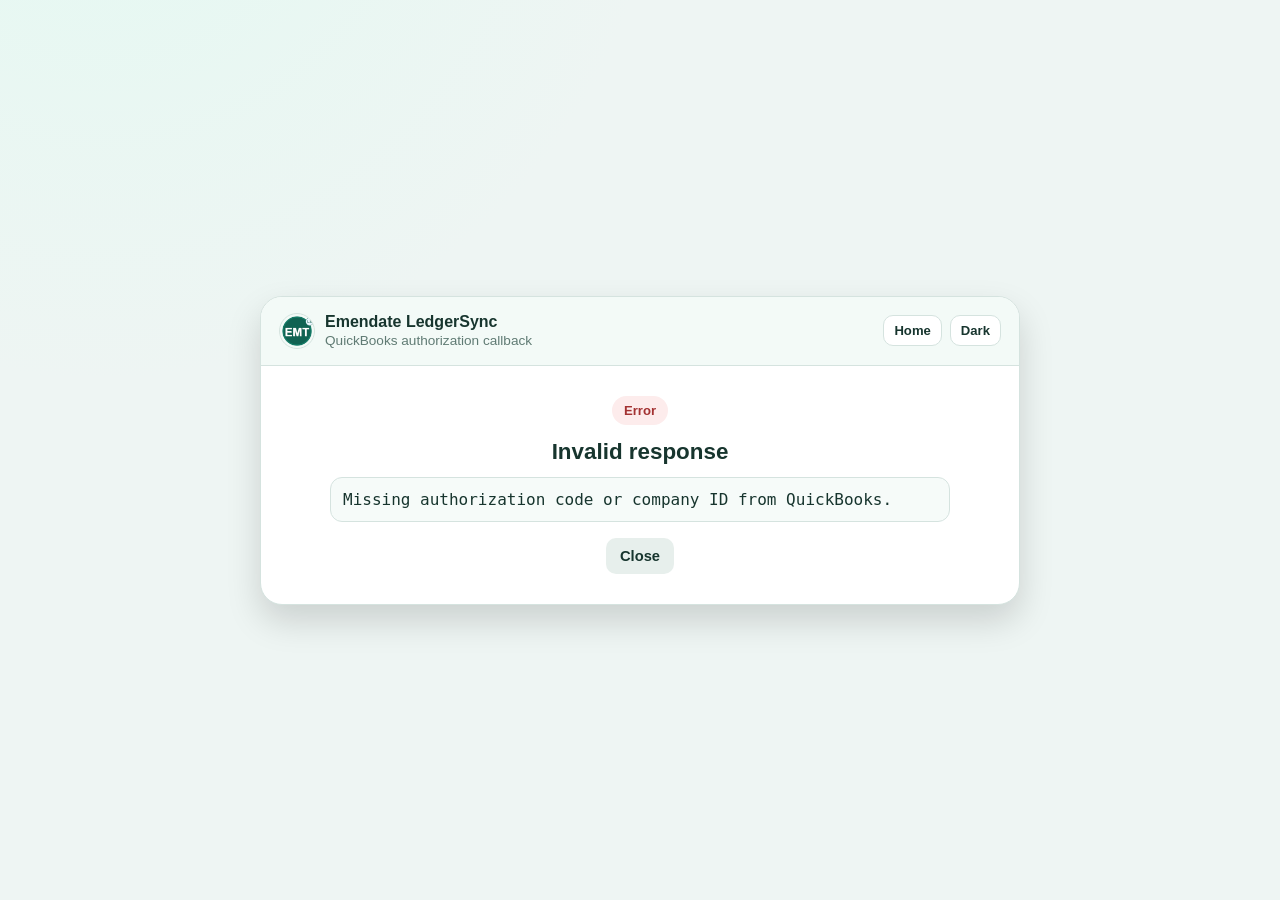
<file: web/callback.html>
﻿<!DOCTYPE html>
<html lang="en">
<head>
  <meta charset="UTF-8">
  <meta name="viewport" content="width=device-width, initial-scale=1.0">
  <title>QuickBooks Authorization - Emendate LedgerSync</title>
  <link rel="stylesheet" href="styles.css">
</head>
<body class="page-callback">
  <div class="panel">
    <div class="head">
      <div class="brand"><img src="../assets/icons/els_app.png" alt="Emendate LedgerSync logo"><div><h1>Emendate LedgerSync</h1><p>QuickBooks authorization callback</p></div></div>
      <div class="head-actions"><a href="index.html">Home</a><button id="themeBtn">Dark</button></div>
    </div>
    <div class="content" id="status"><div class="spinner"></div><h2 class="title">Processing authorization</h2><p class="sub">Please wait while we send credentials to your desktop app.</p></div>
  </div>

  <script>
    const root=document.documentElement,themeBtn=document.getElementById('themeBtn');
    const saved=localStorage.getItem('els-theme')||'light'; if(saved==='dark'){root.setAttribute('data-theme','dark');themeBtn.textContent='Light';}
    themeBtn.addEventListener('click',()=>{const dark=root.getAttribute('data-theme')==='dark'; if(dark){root.removeAttribute('data-theme');localStorage.setItem('els-theme','light');themeBtn.textContent='Dark';} else {root.setAttribute('data-theme','dark');localStorage.setItem('els-theme','dark');themeBtn.textContent='Light';}});

    const urlParams = new URLSearchParams(window.location.search);
    const code = urlParams.get('code');
    const realmId = urlParams.get('realmId');
    const state = urlParams.get('state');
    const error = urlParams.get('error');
    const errorDescription = urlParams.get('error_description');
    const statusDiv = document.getElementById('status');

    if (error) showError(`Authorization failed: ${error}`, errorDescription);
    else if (code && realmId) sendToDesktopApp(code, realmId, state);
    else showError('Invalid response', 'Missing authorization code or company ID from QuickBooks.');

    function sendToDesktopApp(code, realmId, state) {
      statusDiv.innerHTML = `<span class="state ok">Authorized</span><h2 class="title">Authorization successful</h2><p class="sub">Sending credentials to the desktop app...</p>`;
      fetch('http://localhost:8080/oauth-callback', {
        method: 'POST', headers: { 'Content-Type': 'application/json' }, body: JSON.stringify({ code, realmId, state }), mode: 'cors'
      }).then(response => { if (response.ok) { showSuccess(realmId); return; } throw new Error(); })
        .catch(() => showManualCopy(code, realmId));
    }

    function showSuccess(realmId) {
      statusDiv.innerHTML = `<span class="state ok">Synced</span><h2 class="title">Connected successfully</h2><p class="sub">Company ID: <strong>${realmId}</strong></p><p class="sub sub-spaced">You can close this tab.</p>`;
      try { window.close(); } catch (_) {}
    }

    function showManualCopy(code, realmId) {
      statusDiv.innerHTML = `<span class="state warn">Desktop app not detected</span><h2 class="title">Copy values manually</h2><p class="sub">Paste these values into the app's manual authorization dialog.</p><div class="code-box"><strong>Authorization code</strong><br>${code}</div><div class="code-box"><strong>Company ID (realmId)</strong><br>${realmId}</div><div class="btn-row"><button class="primary" onclick="copyCode()">Copy Authorization Code</button><button class="secondary" onclick="window.close()">Close</button></div>`;
    }

    function showError(title, message) {
      statusDiv.innerHTML = `<span class="state err">Error</span><h2 class="title">${title}</h2><div class="code-box">${message || 'An error occurred during authorization.'}</div><div class="btn-row"><button class="secondary" onclick="window.close()">Close</button></div>`;
    }

    function copyCode() {
      const box = document.querySelector('.code-box'); if (!box) return;
      const value = box.textContent.replace('Authorization code', '').trim();
      navigator.clipboard.writeText(value).then(() => alert('Authorization code copied.')).catch(() => {
        const ta = document.createElement('textarea'); ta.value = value; document.body.appendChild(ta); ta.select();
        try { document.execCommand('copy'); alert('Authorization code copied.'); } catch (_) { alert('Copy failed. Please copy manually.'); }
        document.body.removeChild(ta);
      });
    }
  </script>
</body>
</html>
</file>
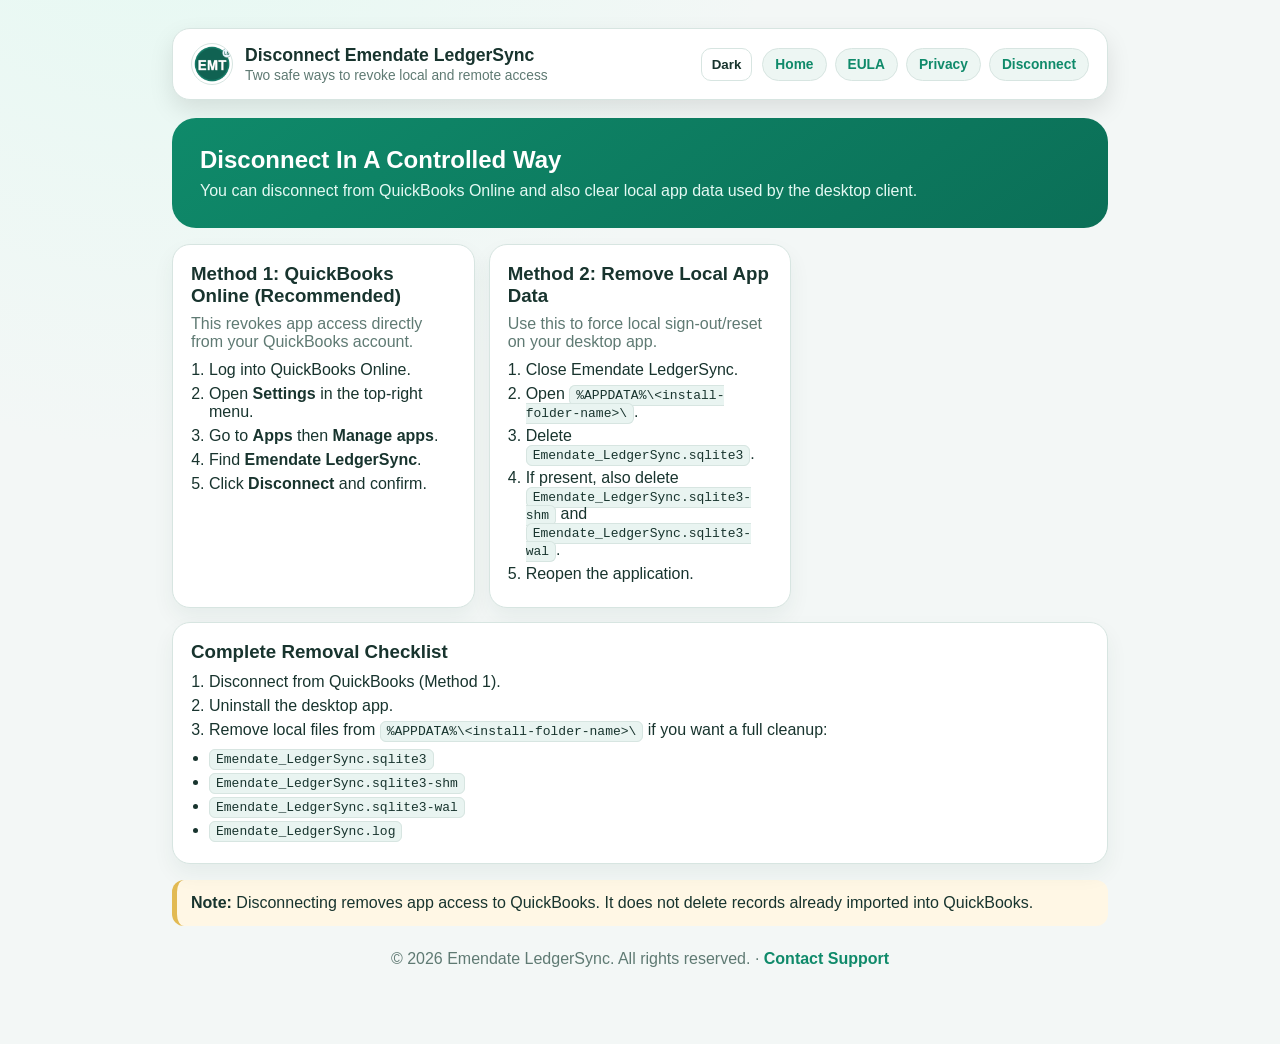
<file: web/disconnect.html>
﻿<!DOCTYPE html>
<html lang="en">
<head>
  <meta charset="UTF-8">
  <meta name="viewport" content="width=device-width, initial-scale=1.0">
  <title>Disconnect Guide - Emendate LedgerSync</title>
  <link rel="stylesheet" href="styles.css">
</head>
<body class="page-disconnect">
  <div class="wrap">
    <header class="top">
      <div class="brand"><img src="../assets/icons/els_app.png" alt="Emendate LedgerSync logo"><div><h1>Disconnect Emendate LedgerSync</h1><p>Two safe ways to revoke local and remote access</p></div></div>
      <button class="menu-btn" id="menuBtn">Menu</button><button class="toggle" id="themeBtn">Dark</button>
      <nav class="nav" id="topNav"><a href="index.html">Home</a><a href="eula.html">EULA</a><a href="privacy.html">Privacy</a><a href="disconnect.html">Disconnect</a></nav>
    </header>

    <section class="hero"><h2>Disconnect In A Controlled Way</h2><p>You can disconnect from QuickBooks Online and also clear local app data used by the desktop client.</p></section>

    <section class="grid">
      <article class="card"><h3>Method 1: QuickBooks Online (Recommended)</h3><p>This revokes app access directly from your QuickBooks account.</p><ol><li>Log into QuickBooks Online.</li><li>Open <strong>Settings</strong> in the top-right menu.</li><li>Go to <strong>Apps</strong> then <strong>Manage apps</strong>.</li><li>Find <strong>Emendate LedgerSync</strong>.</li><li>Click <strong>Disconnect</strong> and confirm.</li></ol></article>
      <article class="card"><h3>Method 2: Remove Local App Data</h3><p>Use this to force local sign-out/reset on your desktop app.</p><ol><li>Close Emendate LedgerSync.</li><li>Open <code>%APPDATA%\&lt;install-folder-name&gt;\</code>.</li><li>Delete <code>Emendate_LedgerSync.sqlite3</code>.</li><li>If present, also delete <code>Emendate_LedgerSync.sqlite3-shm</code> and <code>Emendate_LedgerSync.sqlite3-wal</code>.</li><li>Reopen the application.</li></ol></article>
      <article class="card full-span"><h3>Complete Removal Checklist</h3><ol><li>Disconnect from QuickBooks (Method 1).</li><li>Uninstall the desktop app.</li><li>Remove local files from <code>%APPDATA%\&lt;install-folder-name&gt;\</code> if you want a full cleanup:</li></ol><ul><li><code>Emendate_LedgerSync.sqlite3</code></li><li><code>Emendate_LedgerSync.sqlite3-shm</code></li><li><code>Emendate_LedgerSync.sqlite3-wal</code></li><li><code>Emendate_LedgerSync.log</code></li></ul></article>
    </section>

    <div class="warn"><strong>Note:</strong> Disconnecting removes app access to QuickBooks. It does not delete records already imported into QuickBooks.</div>

    <footer class="footer"><p>&copy; 2026 Emendate LedgerSync. All rights reserved. · <a href="https://github.com/dmistryX/emendate-ledgersync/issues">Contact Support</a></p></footer>
  </div>
  <script>
    const root=document.documentElement,themeBtn=document.getElementById('themeBtn');
    const saved=localStorage.getItem('els-theme')||'light'; if(saved==='dark'){root.setAttribute('data-theme','dark');themeBtn.textContent='Light';}
    themeBtn.addEventListener('click',()=>{const dark=root.getAttribute('data-theme')==='dark'; if(dark){root.removeAttribute('data-theme');localStorage.setItem('els-theme','light');themeBtn.textContent='Dark';} else {root.setAttribute('data-theme','dark');localStorage.setItem('els-theme','dark');themeBtn.textContent='Light';}});
    const menuBtn=document.getElementById('menuBtn'),topNav=document.getElementById('topNav'); menuBtn.addEventListener('click',()=>topNav.classList.toggle('open'));
  </script>
</body>
</html>
</file>
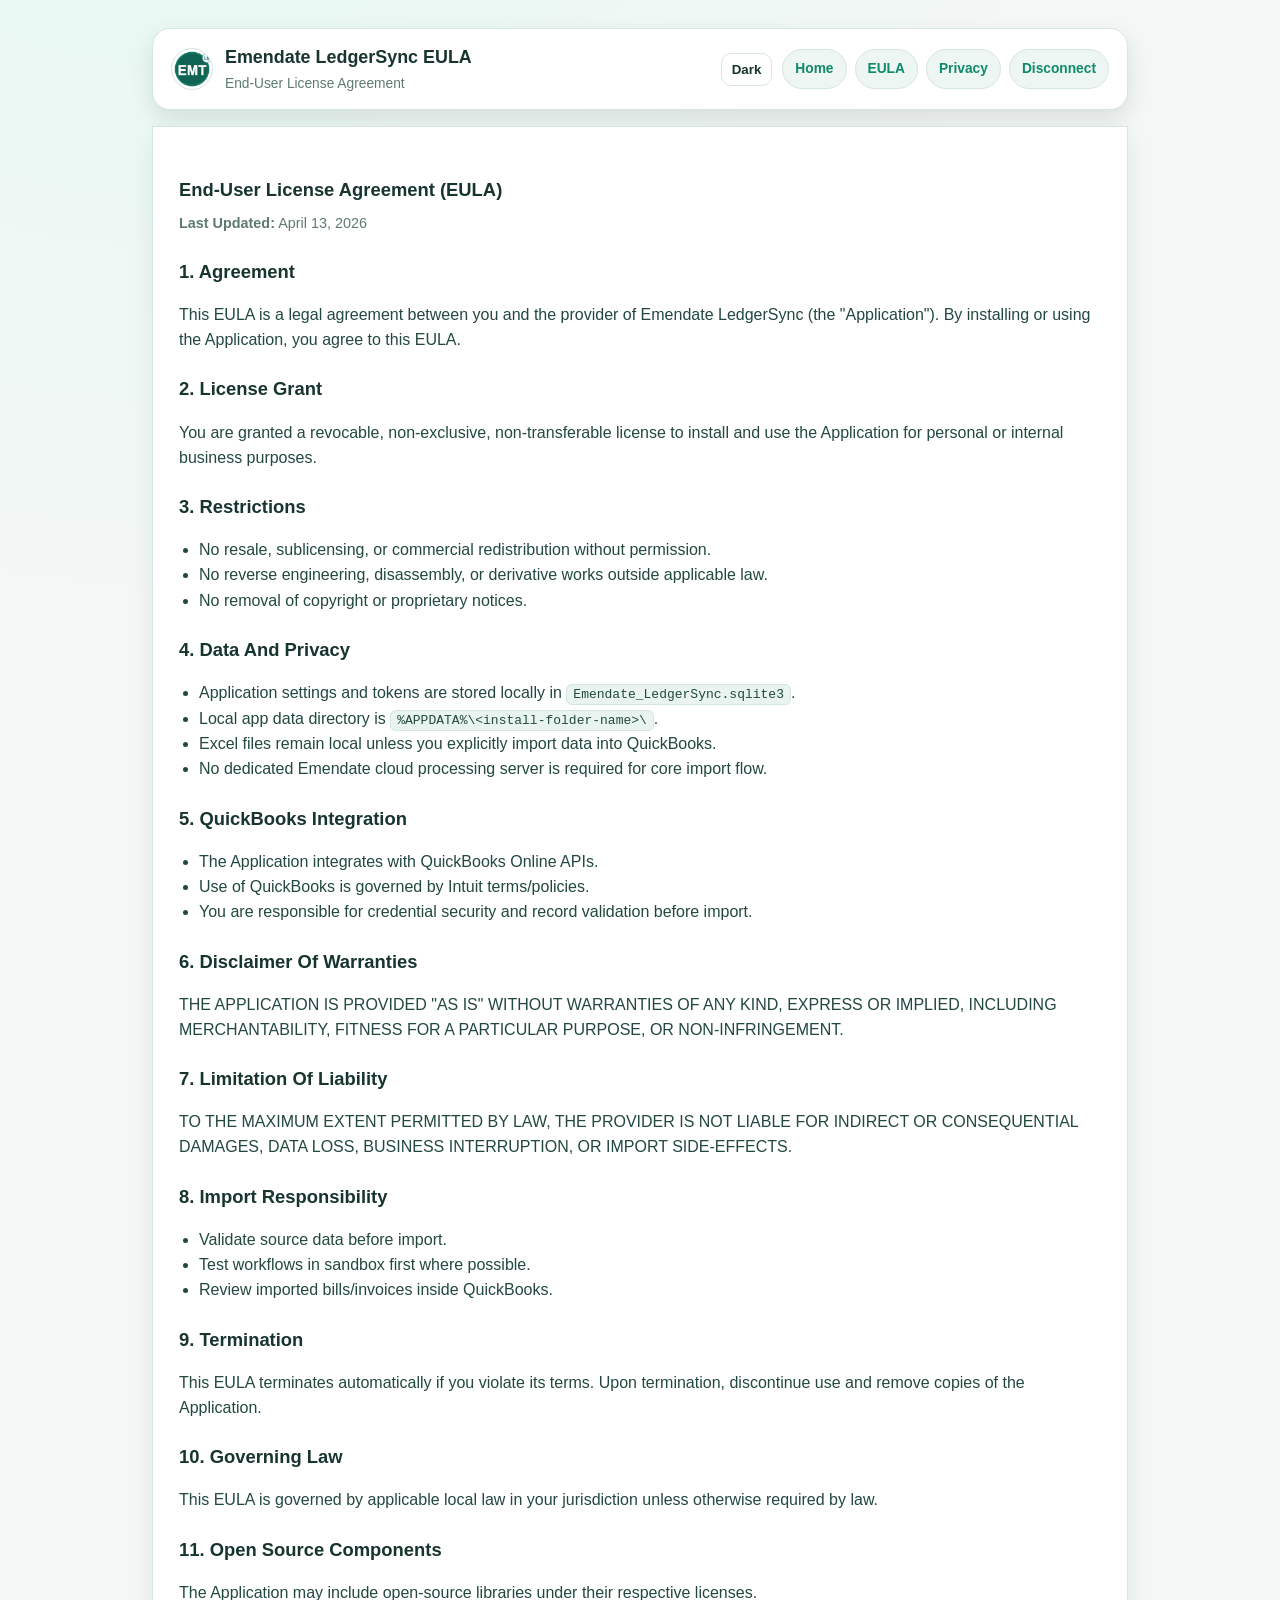
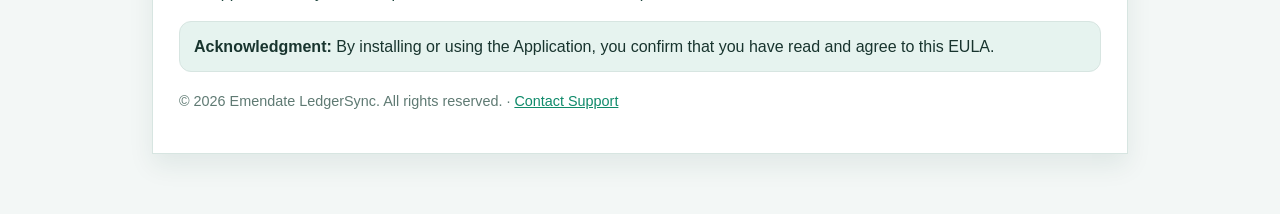
<file: web/eula.html>
﻿<!DOCTYPE html>
<html lang="en">
<head>
  <meta charset="utf-8">
  <meta name="viewport" content="width=device-width,initial-scale=1">
  <title>EULA - Emendate LedgerSync</title>
  <link rel="stylesheet" href="styles.css">
</head>
<body class="page-eula">
  <div class="wrap">
    <header class="top">
      <div class="brand"><img src="../assets/icons/els_app.png" alt="Emendate LedgerSync logo"><div><h1>Emendate LedgerSync EULA</h1><p>End-User License Agreement</p></div></div>
      <button class="menu-btn" id="menuBtn">Menu</button><button class="toggle" id="themeBtn">Dark</button>
      <nav class="nav" id="topNav"><a href="index.html">Home</a><a href="eula.html">EULA</a><a href="privacy.html">Privacy</a><a href="disconnect.html">Disconnect</a></nav>
    </header>

    <main class="doc">
      <h2>End-User License Agreement (EULA)</h2><p class="meta"><strong>Last Updated:</strong> April 13, 2026</p>
      <h2>1. Agreement</h2><p>This EULA is a legal agreement between you and the provider of Emendate LedgerSync (the "Application"). By installing or using the Application, you agree to this EULA.</p>
      <h2>2. License Grant</h2><p>You are granted a revocable, non-exclusive, non-transferable license to install and use the Application for personal or internal business purposes.</p>
      <h2>3. Restrictions</h2><ul><li>No resale, sublicensing, or commercial redistribution without permission.</li><li>No reverse engineering, disassembly, or derivative works outside applicable law.</li><li>No removal of copyright or proprietary notices.</li></ul>
      <h2>4. Data And Privacy</h2><ul><li>Application settings and tokens are stored locally in <code>Emendate_LedgerSync.sqlite3</code>.</li><li>Local app data directory is <code>%APPDATA%\&lt;install-folder-name&gt;\</code>.</li><li>Excel files remain local unless you explicitly import data into QuickBooks.</li><li>No dedicated Emendate cloud processing server is required for core import flow.</li></ul>
      <h2>5. QuickBooks Integration</h2><ul><li>The Application integrates with QuickBooks Online APIs.</li><li>Use of QuickBooks is governed by Intuit terms/policies.</li><li>You are responsible for credential security and record validation before import.</li></ul>
      <h2>6. Disclaimer Of Warranties</h2><p>THE APPLICATION IS PROVIDED "AS IS" WITHOUT WARRANTIES OF ANY KIND, EXPRESS OR IMPLIED, INCLUDING MERCHANTABILITY, FITNESS FOR A PARTICULAR PURPOSE, OR NON-INFRINGEMENT.</p>
      <h2>7. Limitation Of Liability</h2><p>TO THE MAXIMUM EXTENT PERMITTED BY LAW, THE PROVIDER IS NOT LIABLE FOR INDIRECT OR CONSEQUENTIAL DAMAGES, DATA LOSS, BUSINESS INTERRUPTION, OR IMPORT SIDE-EFFECTS.</p>
      <h2>8. Import Responsibility</h2><ul><li>Validate source data before import.</li><li>Test workflows in sandbox first where possible.</li><li>Review imported bills/invoices inside QuickBooks.</li></ul>
      <h2>9. Termination</h2><p>This EULA terminates automatically if you violate its terms. Upon termination, discontinue use and remove copies of the Application.</p>
      <h2>10. Governing Law</h2><p>This EULA is governed by applicable local law in your jurisdiction unless otherwise required by law.</p>
      <h2>11. Open Source Components</h2><p>The Application may include open-source libraries under their respective licenses.</p>
      <div class="note"><strong>Acknowledgment:</strong> By installing or using the Application, you confirm that you have read and agree to this EULA.</div>
      <p class="meta footer-meta">&copy; 2026 Emendate LedgerSync. All rights reserved. · <a class="support-link" href="https://github.com/dmistryX/emendate-ledgersync/issues">Contact Support</a></p>
    </main>
  </div>
  <script>
    const root=document.documentElement,themeBtn=document.getElementById('themeBtn');
    const saved=localStorage.getItem('els-theme')||'light'; if(saved==='dark'){root.setAttribute('data-theme','dark');themeBtn.textContent='Light';}
    themeBtn.addEventListener('click',()=>{const dark=root.getAttribute('data-theme')==='dark'; if(dark){root.removeAttribute('data-theme');localStorage.setItem('els-theme','light');themeBtn.textContent='Dark';} else {root.setAttribute('data-theme','dark');localStorage.setItem('els-theme','dark');themeBtn.textContent='Light';}});
    const menuBtn=document.getElementById('menuBtn'),topNav=document.getElementById('topNav'); menuBtn.addEventListener('click',()=>topNav.classList.toggle('open'));
  </script>
</body>
</html>
</file>
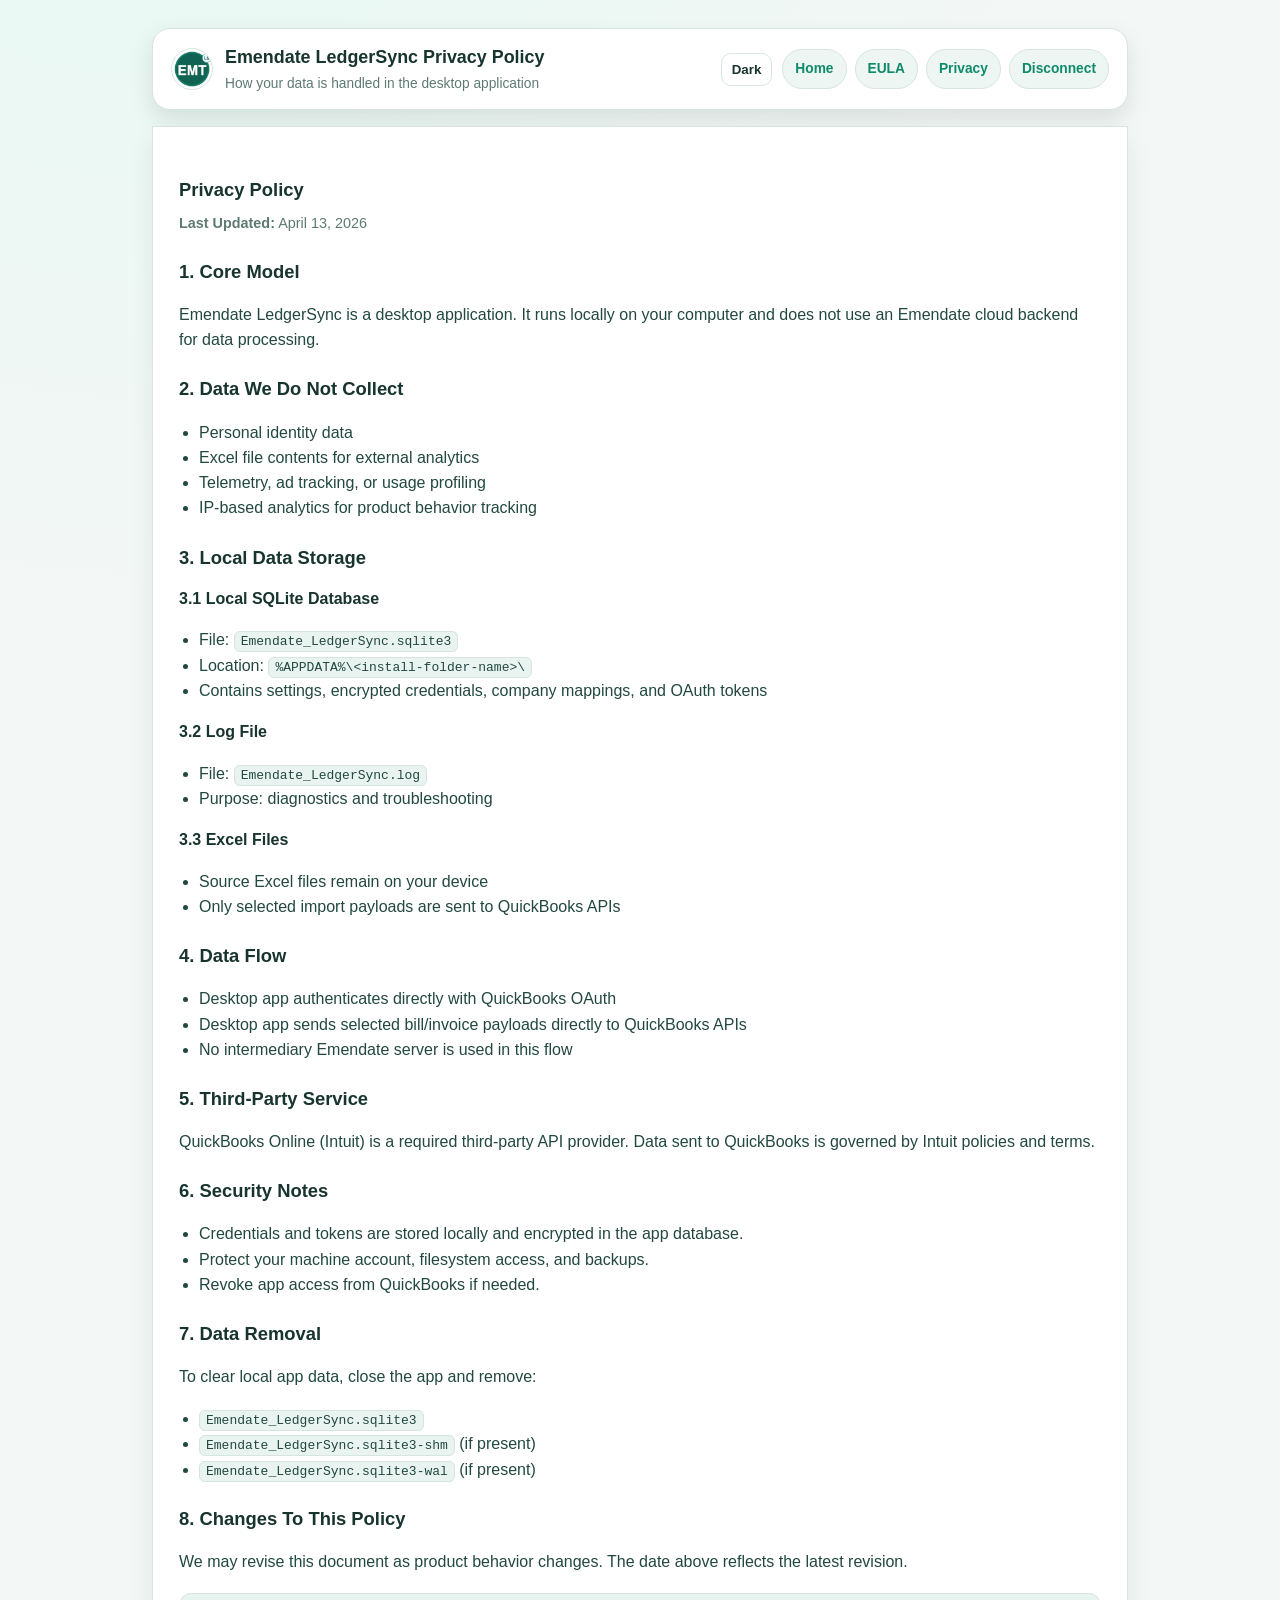
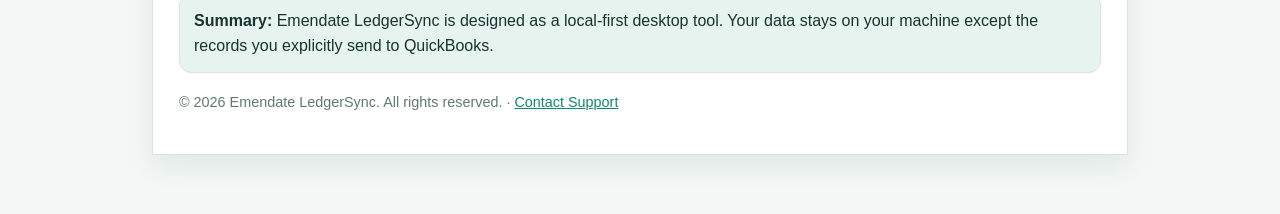
<file: web/privacy.html>
﻿<!DOCTYPE html>
<html lang="en">
<head>
  <meta charset="utf-8">
  <meta name="viewport" content="width=device-width,initial-scale=1">
  <title>Privacy Policy - Emendate LedgerSync</title>
  <link rel="stylesheet" href="styles.css">
</head>
<body class="page-privacy">
  <div class="wrap">
    <header class="top">
      <div class="brand"><img src="../assets/icons/els_app.png" alt="Emendate LedgerSync logo"><div><h1>Emendate LedgerSync Privacy Policy</h1><p>How your data is handled in the desktop application</p></div></div>
      <button class="menu-btn" id="menuBtn">Menu</button><button class="toggle" id="themeBtn">Dark</button>
      <nav class="nav" id="topNav"><a href="index.html">Home</a><a href="eula.html">EULA</a><a href="privacy.html">Privacy</a><a href="disconnect.html">Disconnect</a></nav>
    </header>

    <main class="doc">
      <h2>Privacy Policy</h2><p class="meta"><strong>Last Updated:</strong> April 13, 2026</p>
      <h2>1. Core Model</h2><p>Emendate LedgerSync is a desktop application. It runs locally on your computer and does not use an Emendate cloud backend for data processing.</p>
      <h2>2. Data We Do Not Collect</h2><ul><li>Personal identity data</li><li>Excel file contents for external analytics</li><li>Telemetry, ad tracking, or usage profiling</li><li>IP-based analytics for product behavior tracking</li></ul>
      <h2>3. Local Data Storage</h2><h3>3.1 Local SQLite Database</h3><ul><li>File: <code>Emendate_LedgerSync.sqlite3</code></li><li>Location: <code>%APPDATA%\&lt;install-folder-name&gt;\</code></li><li>Contains settings, encrypted credentials, company mappings, and OAuth tokens</li></ul>
      <h3>3.2 Log File</h3><ul><li>File: <code>Emendate_LedgerSync.log</code></li><li>Purpose: diagnostics and troubleshooting</li></ul>
      <h3>3.3 Excel Files</h3><ul><li>Source Excel files remain on your device</li><li>Only selected import payloads are sent to QuickBooks APIs</li></ul>
      <h2>4. Data Flow</h2><ul><li>Desktop app authenticates directly with QuickBooks OAuth</li><li>Desktop app sends selected bill/invoice payloads directly to QuickBooks APIs</li><li>No intermediary Emendate server is used in this flow</li></ul>
      <h2>5. Third-Party Service</h2><p>QuickBooks Online (Intuit) is a required third-party API provider. Data sent to QuickBooks is governed by Intuit policies and terms.</p>
      <h2>6. Security Notes</h2><ul><li>Credentials and tokens are stored locally and encrypted in the app database.</li><li>Protect your machine account, filesystem access, and backups.</li><li>Revoke app access from QuickBooks if needed.</li></ul>
      <h2>7. Data Removal</h2><p>To clear local app data, close the app and remove:</p><ul><li><code>Emendate_LedgerSync.sqlite3</code></li><li><code>Emendate_LedgerSync.sqlite3-shm</code> (if present)</li><li><code>Emendate_LedgerSync.sqlite3-wal</code> (if present)</li></ul>
      <h2>8. Changes To This Policy</h2><p>We may revise this document as product behavior changes. The date above reflects the latest revision.</p>
      <div class="summary"><strong>Summary:</strong> Emendate LedgerSync is designed as a local-first desktop tool. Your data stays on your machine except the records you explicitly send to QuickBooks.</div>
      <p class="meta footer-meta">&copy; 2026 Emendate LedgerSync. All rights reserved. · <a class="support-link" href="https://github.com/dmistryX/emendate-ledgersync/issues">Contact Support</a></p>
    </main>
  </div>
  <script>
    const root=document.documentElement,themeBtn=document.getElementById('themeBtn');
    const saved=localStorage.getItem('els-theme')||'light'; if(saved==='dark'){root.setAttribute('data-theme','dark');themeBtn.textContent='Light';}
    themeBtn.addEventListener('click',()=>{const dark=root.getAttribute('data-theme')==='dark'; if(dark){root.removeAttribute('data-theme');localStorage.setItem('els-theme','light');themeBtn.textContent='Dark';} else {root.setAttribute('data-theme','dark');localStorage.setItem('els-theme','dark');themeBtn.textContent='Light';}});
    const menuBtn=document.getElementById('menuBtn'),topNav=document.getElementById('topNav'); menuBtn.addEventListener('click',()=>topNav.classList.toggle('open'));
  </script>
</body>
</html>
</file>
<file: docs/styles.css>
* { box-sizing: border-box; }

/* Index */
body.page-index {
  --bg: #f3f7f6;
  --surface: #ffffff;
  --ink: #18342e;
  --muted: #5f7a73;
  --brand: #0f8a6a;
  --brand-2: #0c6e55;
  --line: #d7e5e1;
  --hero-grad-1: #0f8a6a;
  --hero-grad-2: #0b6f57;
  --shadow: rgba(10, 73, 58, 0.08);
  --radius: 18px;
  margin: 0;
  font-family: "Segoe UI", -apple-system, Arial, sans-serif;
  color: var(--ink);
  background: radial-gradient(circle at 10% -10%, rgba(120, 225, 190, 0.2) 0%, var(--bg) 38%), var(--bg);
}
[data-theme="dark"] body.page-index {
  --bg: #0e1614;
  --surface: #13201d;
  --ink: #e6f3ef;
  --muted: #a7c2ba;
  --brand: #2ac09a;
  --brand-2: #8be2c8;
  --line: #27413a;
  --hero-grad-1: #177a61;
  --hero-grad-2: #125748;
  --shadow: rgba(0, 0, 0, 0.35);
}
body.page-index .wrap { max-width: 1080px; margin: 0 auto; padding: 28px 22px 60px; }
body.page-index .topbar {
  background: var(--surface);
  border: 1px solid var(--line);
  border-radius: var(--radius);
  padding: 14px 18px;
  display: grid;
  grid-template-columns: 1fr auto auto;
  align-items: center;
  gap: 10px;
  box-shadow: 0 10px 24px var(--shadow);
}
body.page-index .brand { display: flex; align-items: center; gap: 12px; min-width: 0; }
body.page-index .brand img { width: 44px; height: 44px; border-radius: 50%; border: 1px solid var(--line); background: #fff; }
body.page-index .brand h1 { margin: 0; font-size: 1.1rem; white-space: nowrap; overflow: hidden; text-overflow: ellipsis; }
body.page-index .brand p { margin: 2px 0 0; color: var(--muted); font-size: .86rem; }
body.page-index .toggle, body.page-index .menu-btn {
  border: 1px solid var(--line);
  background: var(--surface);
  color: var(--ink);
  border-radius: 10px;
  padding: 8px 10px;
  font-weight: 700;
  cursor: pointer;
}
body.page-index .menu-btn { display: none; }
body.page-index .nav { display: flex; gap: 8px; flex-wrap: wrap; }
body.page-index .nav a {
  text-decoration: none;
  color: var(--brand-2);
  border: 1px solid var(--line);
  background: #f8fcfb;
  border-radius: 999px;
  padding: 8px 13px;
  font-size: .86rem;
  font-weight: 700;
}
body.page-index .hero {
  margin-top: 18px;
  background: linear-gradient(145deg, var(--hero-grad-1) 0%, var(--hero-grad-2) 100%);
  color: #fff;
  border-radius: calc(var(--radius) + 6px);
  padding: 34px 28px;
  box-shadow: 0 14px 30px rgba(7, 68, 52, 0.25);
}
body.page-index .hero h2 { margin: 0 0 8px; font-size: clamp(1.35rem, 2.3vw, 2rem); }
body.page-index .hero p { margin: 0; max-width: 740px; color: #e3faf2; }
body.page-index .actions { margin-top: 18px; display: flex; flex-wrap: wrap; gap: 10px; }
body.page-index .btn { text-decoration: none; border-radius: 12px; padding: 11px 15px; font-weight: 700; font-size: .92rem; }
body.page-index .btn.primary { background: #fff; color: #0d5f4b; }
body.page-index .btn.ghost { border: 1px solid rgba(255,255,255,0.45); color: #fff; }
body.page-index .grid { margin-top: 18px; display: grid; gap: 14px; grid-template-columns: repeat(auto-fit, minmax(260px, 1fr)); }
body.page-index .card {
  background: var(--surface);
  border: 1px solid var(--line);
  border-radius: var(--radius);
  padding: 18px;
  box-shadow: 0 10px 22px rgba(11, 65, 52, 0.06);
}
body.page-index .card h3 { margin: 0 0 8px; font-size: 1.02rem; }
body.page-index .card p { margin: 0; color: var(--muted); }
body.page-index .list { margin: 10px 0 0; padding-left: 18px; color: var(--ink); }
body.page-index .list li { margin: 6px 0; }
body.page-index .text-link { color: var(--brand); text-decoration: none; font-weight: 700; }
body.page-index .footer { margin-top: 24px; text-align: center; color: var(--muted); font-size: .9rem; }
body.page-index .footer a { color: var(--brand); text-decoration: none; font-weight: 700; }

/* Callback */
body.page-callback {
  --bg:#eef5f3;
  --surface:#ffffff;
  --ink:#17352e;
  --muted:#607b74;
  --brand:#0f8a6a;
  --line:#d5e3df;
  --ok:#0d7f5f;
  --warn:#8b6a00;
  --err:#a33232;
  --radius:18px;
  --spinner-track:#dde9e5;
  --head-bg:#f3faf7;
  --state-ok-bg:#e6f6f0;
  --state-warn-bg:#fff7e2;
  --state-err-bg:#fdecec;
  --code-bg:#f6fbf9;
  --secondary-bg:#e7efec;
  margin:0;
  min-height:100vh;
  display:grid;
  place-items:center;
  padding:18px;
  background:radial-gradient(circle at 8% -20%, rgba(120,225,190,.2) 0%, var(--bg) 35%);
  color:var(--ink);
  font-family:"Segoe UI",-apple-system,Arial,sans-serif;
}
[data-theme="dark"] body.page-callback {
  --bg:#0e1614;
  --surface:#13201d;
  --ink:#e6f3ef;
  --muted:#a7c2ba;
  --brand:#2ac09a;
  --line:#27413a;
  --ok:#70d8b8;
  --warn:#f1cc70;
  --err:#ff9a9a;
  --spinner-track:#334a44;
  --head-bg:#1a2b26;
  --state-ok-bg:#1d3a33;
  --state-warn-bg:#3a311a;
  --state-err-bg:#3b2222;
  --code-bg:#1a2c27;
  --secondary-bg:#253631;
}
body.page-callback .panel{width:min(760px,100%);background:var(--surface);border:1px solid var(--line);border-radius:22px;box-shadow:0 16px 34px rgba(0,0,0,.15);overflow:hidden}
body.page-callback .head{padding:16px 18px;display:flex;align-items:center;justify-content:space-between;gap:12px;border-bottom:1px solid var(--line);background:var(--head-bg)}
body.page-callback .brand{display:flex;align-items:center;gap:10px}
body.page-callback .brand img{width:36px;height:36px;border-radius:50%;border:1px solid var(--line)}
body.page-callback .brand h1{margin:0;font-size:1rem}
body.page-callback .brand p{margin:2px 0 0;color:var(--muted);font-size:.85rem}
body.page-callback .head-actions{display:flex;gap:8px;align-items:center}
body.page-callback .head-actions a, body.page-callback .head-actions button{border:1px solid var(--line);background:var(--surface);color:var(--ink);border-radius:10px;padding:7px 10px;font-weight:700;font-size:.82rem;text-decoration:none;cursor:pointer}
body.page-callback .content{padding:30px 24px;text-align:center}
body.page-callback .title{margin:0 0 8px;font-size:1.4rem}
body.page-callback .sub{margin:0;color:var(--muted)}
body.page-callback .sub-spaced{margin-top:12px}
body.page-callback .spinner{width:44px;height:44px;margin:0 auto 16px;border-radius:50%;border:4px solid var(--spinner-track);border-top-color:var(--brand);animation:spin 1s linear infinite}
body.page-callback .state{display:inline-block;margin-bottom:14px;padding:7px 12px;border-radius:999px;font-size:.82rem;font-weight:700}
body.page-callback .state.ok{color:var(--ok);background:var(--state-ok-bg)}
body.page-callback .state.warn{color:var(--warn);background:var(--state-warn-bg)}
body.page-callback .state.err{color:var(--err);background:var(--state-err-bg)}
body.page-callback .code-box{margin:12px auto;width:min(100%,620px);text-align:left;background:var(--code-bg);border:1px solid var(--line);border-radius:12px;padding:12px;font-family:Consolas,Monaco,monospace;word-break:break-all;color:var(--ink)}
body.page-callback .btn-row{margin-top:16px;display:flex;justify-content:center;flex-wrap:wrap;gap:10px}
body.page-callback button{border:0;border-radius:10px;padding:10px 14px;font-size:.92rem;font-weight:700;cursor:pointer}
body.page-callback .primary{background:var(--brand);color:#fff}
body.page-callback .secondary{background:var(--secondary-bg);color:var(--ink)}

/* Disconnect */
body.page-disconnect {
  --bg:#f3f7f6;
  --surface:#fff;
  --ink:#18342e;
  --muted:#5f7a73;
  --brand:#0f8a6a;
  --line:#d7e5e1;
  --warn-bg:#fff7e5;
  --warn-line:#e2ba53;
  --radius:18px;
  --nav-pill-bg:#edf6f3;
  --code-bg:#e9f4f1;
  margin:0;
  font-family:"Segoe UI",-apple-system,Arial,sans-serif;
  color:var(--ink);
  background:radial-gradient(circle at 12% -18%, rgba(120,225,190,.2) 0%, var(--bg) 38%);
}
[data-theme="dark"] body.page-disconnect {
  --bg:#0e1614;
  --surface:#13201d;
  --ink:#e6f3ef;
  --muted:#a7c2ba;
  --brand:#2ac09a;
  --line:#27413a;
  --warn-bg:#33280f;
  --warn-line:#a8872f;
  --nav-pill-bg:#1b2e29;
  --code-bg:#1d322c;
}
body.page-disconnect .wrap{max-width:980px;margin:0 auto;padding:28px 22px 60px}
body.page-disconnect .top{background:var(--surface);border:1px solid var(--line);border-radius:var(--radius);padding:14px 18px;display:grid;grid-template-columns:1fr auto auto;gap:10px;align-items:center;box-shadow:0 10px 24px rgba(0,0,0,.1)}
body.page-disconnect .brand{display:flex;align-items:center;gap:12px}
body.page-disconnect .brand img{width:42px;height:42px;border-radius:50%;border:1px solid var(--line)}
body.page-disconnect .brand h1{margin:0;font-size:1.1rem}
body.page-disconnect .brand p{margin:2px 0 0;color:var(--muted);font-size:.86rem}
body.page-disconnect .menu-btn, body.page-disconnect .toggle{border:1px solid var(--line);background:var(--surface);color:var(--ink);border-radius:10px;padding:8px 10px;font-weight:700;cursor:pointer}
body.page-disconnect .menu-btn{display:none}
body.page-disconnect .nav{display:flex;gap:8px;flex-wrap:wrap}
body.page-disconnect .nav a{text-decoration:none;color:var(--brand);border:1px solid var(--line);border-radius:999px;padding:8px 12px;font-weight:700;font-size:.86rem;background:var(--nav-pill-bg)}
body.page-disconnect .hero{margin-top:18px;background:linear-gradient(145deg,#0f8a6a 0%,#0b6f57 100%);color:#fff;border-radius:24px;padding:28px}
body.page-disconnect .hero h2{margin:0 0 8px}
body.page-disconnect .hero p{margin:0;color:#e4f9f3}
body.page-disconnect .grid{margin-top:16px;display:grid;gap:14px;grid-template-columns:repeat(auto-fit,minmax(280px,1fr))}
body.page-disconnect .card{background:var(--surface);border:1px solid var(--line);border-radius:var(--radius);padding:18px;box-shadow:0 10px 22px rgba(11,65,52,.06)}
body.page-disconnect .card h3{margin:0 0 8px}
body.page-disconnect .card p{margin:0 0 8px;color:var(--muted)}
body.page-disconnect .card ol, body.page-disconnect .card ul{margin:10px 0 0;padding-left:18px}
body.page-disconnect .card li{margin:6px 0}
body.page-disconnect .card.full-span{grid-column:1/-1}
body.page-disconnect code{background:var(--code-bg);border:1px solid var(--line);padding:2px 6px;border-radius:6px}
body.page-disconnect .warn{margin-top:16px;background:var(--warn-bg);border-left:5px solid var(--warn-line);border-radius:12px;padding:14px}
body.page-disconnect .footer{margin-top:24px;text-align:center;color:var(--muted)}
body.page-disconnect .footer a{color:var(--brand);text-decoration:none;font-weight:700}

/* Privacy */
body.page-privacy {
  --bg:#f3f7f6;
  --surface:#fff;
  --ink:#18342e;
  --muted:#5f7a73;
  --brand:#0f8a6a;
  --line:#d7e5e1;
  --radius:18px;
  --nav-pill-bg:#edf6f3;
  --copy-ink:#224840;
  --code-bg:#e9f4f1;
  --summary-bg:#e6f3ef;
  margin:0;
  font-family:"Segoe UI",-apple-system,Arial,sans-serif;
  color:var(--ink);
  background:radial-gradient(circle at 12% -18%, rgba(120,225,190,.2) 0%, var(--bg) 38%);
  line-height:1.58;
}
[data-theme="dark"] body.page-privacy {
  --bg:#0e1614;
  --surface:#13201d;
  --ink:#e6f3ef;
  --muted:#a7c2ba;
  --brand:#2ac09a;
  --line:#27413a;
  --nav-pill-bg:#1b2e29;
  --copy-ink:#d7ebe5;
  --code-bg:#1d322c;
  --summary-bg:#1e3530;
}
body.page-privacy .wrap{max-width:1020px;margin:0 auto;padding:28px 22px 60px}
body.page-privacy .top{background:var(--surface);border:1px solid var(--line);border-radius:var(--radius);padding:14px 18px;display:grid;grid-template-columns:1fr auto auto;gap:10px;align-items:center;box-shadow:0 10px 24px rgba(0,0,0,.1)}
body.page-privacy .brand{display:flex;align-items:center;gap:12px}
body.page-privacy .brand img{width:42px;height:42px;border-radius:50%;border:1px solid var(--line)}
body.page-privacy .brand h1{margin:0;font-size:1.12rem}
body.page-privacy .brand p{margin:2px 0 0;color:var(--muted);font-size:.86rem}
body.page-privacy .menu-btn, body.page-privacy .toggle{border:1px solid var(--line);background:var(--surface);color:var(--ink);border-radius:10px;padding:8px 10px;font-weight:700;cursor:pointer}
body.page-privacy .menu-btn{display:none}
body.page-privacy .nav{display:flex;gap:8px;flex-wrap:wrap}
body.page-privacy .nav a{text-decoration:none;color:var(--brand);border:1px solid var(--line);border-radius:999px;padding:8px 12px;font-weight:700;font-size:.86rem;background:var(--nav-pill-bg)}
body.page-privacy .doc{margin-top:16px;background:var(--surface);border:1px solid var(--line);border-radius:calc(var(--radius)+4px);padding:26px;box-shadow:0 12px 24px rgba(11,65,52,.08)}
body.page-privacy h2{margin:22px 0 8px;font-size:1.15rem}
body.page-privacy h3{margin:14px 0 6px;font-size:1rem}
body.page-privacy p, body.page-privacy li{color:var(--copy-ink)}
body.page-privacy ul, body.page-privacy ol{padding-left:20px}
body.page-privacy code{background:var(--code-bg);border:1px solid var(--line);padding:2px 6px;border-radius:6px}
body.page-privacy .meta{color:var(--muted);margin-top:4px;font-size:.9rem}
body.page-privacy .summary{margin-top:18px;background:var(--summary-bg);border:1px solid var(--line);border-radius:12px;padding:14px}
body.page-privacy .footer-meta{margin-top:18px}
body.page-privacy .support-link{color:var(--brand)}

/* EULA */
body.page-eula {
  --bg:#f3f7f6;
  --surface:#fff;
  --ink:#18342e;
  --muted:#5f7a73;
  --brand:#0f8a6a;
  --line:#d7e5e1;
  --radius:18px;
  --nav-pill-bg:#edf6f3;
  --copy-ink:#224840;
  --code-bg:#e9f4f1;
  --note-bg:#e6f3ef;
  margin:0;
  font-family:"Segoe UI",-apple-system,Arial,sans-serif;
  color:var(--ink);
  background:radial-gradient(circle at 12% -18%, rgba(120,225,190,.2) 0%, var(--bg) 38%);
  line-height:1.58;
}
[data-theme="dark"] body.page-eula {
  --bg:#0e1614;
  --surface:#13201d;
  --ink:#e6f3ef;
  --muted:#a7c2ba;
  --brand:#2ac09a;
  --line:#27413a;
  --nav-pill-bg:#1b2e29;
  --copy-ink:#d7ebe5;
  --code-bg:#1d322c;
  --note-bg:#1e3530;
}
body.page-eula .wrap{max-width:1020px;margin:0 auto;padding:28px 22px 60px}
body.page-eula .top{background:var(--surface);border:1px solid var(--line);border-radius:var(--radius);padding:14px 18px;display:grid;grid-template-columns:1fr auto auto;gap:10px;align-items:center;box-shadow:0 10px 24px rgba(0,0,0,.1)}
body.page-eula .brand{display:flex;align-items:center;gap:12px}
body.page-eula .brand img{width:42px;height:42px;border-radius:50%;border:1px solid var(--line)}
body.page-eula .brand h1{margin:0;font-size:1.12rem}
body.page-eula .brand p{margin:2px 0 0;color:var(--muted);font-size:.86rem}
body.page-eula .menu-btn, body.page-eula .toggle{border:1px solid var(--line);background:var(--surface);color:var(--ink);border-radius:10px;padding:8px 10px;font-weight:700;cursor:pointer}
body.page-eula .menu-btn{display:none}
body.page-eula .nav{display:flex;gap:8px;flex-wrap:wrap}
body.page-eula .nav a{text-decoration:none;color:var(--brand);border:1px solid var(--line);border-radius:999px;padding:8px 12px;font-weight:700;font-size:.86rem;background:var(--nav-pill-bg)}
body.page-eula .doc{margin-top:16px;background:var(--surface);border:1px solid var(--line);border-radius:calc(var(--radius)+4px);padding:26px;box-shadow:0 12px 24px rgba(11,65,52,.08)}
body.page-eula h2{margin:22px 0 8px;font-size:1.15rem}
body.page-eula p, body.page-eula li{color:var(--copy-ink)}
body.page-eula ul, body.page-eula ol{padding-left:20px}
body.page-eula code{background:var(--code-bg);border:1px solid var(--line);padding:2px 6px;border-radius:6px}
body.page-eula .meta{color:var(--muted);margin-top:4px;font-size:.9rem}
body.page-eula .note{margin-top:16px;padding:12px 14px;border-radius:12px;background:var(--note-bg);border:1px solid var(--line)}
body.page-eula .footer-meta{margin-top:18px}
body.page-eula .support-link{color:var(--brand)}

@media (max-width: 820px) {
  body.page-index .topbar { grid-template-columns: 1fr auto auto; }
  body.page-index .menu-btn { display: inline-block; }
  body.page-index .nav { display: none; grid-column: 1 / -1; padding-top: 8px; }
  body.page-index .nav.open { display: flex; }

  body.page-disconnect .menu-btn,
  body.page-privacy .menu-btn,
  body.page-eula .menu-btn { display: inline-block; }
  body.page-disconnect .nav,
  body.page-privacy .nav,
  body.page-eula .nav { display: none; grid-column: 1 / -1; padding-top: 8px; }
  body.page-disconnect .nav.open,
  body.page-privacy .nav.open,
  body.page-eula .nav.open { display: flex; }
}

@keyframes spin { to { transform: rotate(360deg); } }
</file>
<file: web/styles.css>
* { box-sizing: border-box; }

/* Index */
body.page-index {
  --bg: #f3f7f6;
  --surface: #ffffff;
  --ink: #18342e;
  --muted: #5f7a73;
  --brand: #0f8a6a;
  --brand-2: #0c6e55;
  --line: #d7e5e1;
  --hero-grad-1: #0f8a6a;
  --hero-grad-2: #0b6f57;
  --shadow: rgba(10, 73, 58, 0.08);
  --radius: 18px;
  margin: 0;
  font-family: "Segoe UI", -apple-system, Arial, sans-serif;
  color: var(--ink);
  background: radial-gradient(circle at 10% -10%, rgba(120, 225, 190, 0.2) 0%, var(--bg) 38%), var(--bg);
}
[data-theme="dark"] body.page-index {
  --bg: #0e1614;
  --surface: #13201d;
  --ink: #e6f3ef;
  --muted: #a7c2ba;
  --brand: #2ac09a;
  --brand-2: #8be2c8;
  --line: #27413a;
  --hero-grad-1: #177a61;
  --hero-grad-2: #125748;
  --shadow: rgba(0, 0, 0, 0.35);
}
body.page-index .wrap { max-width: 1080px; margin: 0 auto; padding: 28px 22px 60px; }
body.page-index .topbar {
  background: var(--surface);
  border: 1px solid var(--line);
  border-radius: var(--radius);
  padding: 14px 18px;
  display: grid;
  grid-template-columns: 1fr auto auto;
  align-items: center;
  gap: 10px;
  box-shadow: 0 10px 24px var(--shadow);
}
body.page-index .brand { display: flex; align-items: center; gap: 12px; min-width: 0; }
body.page-index .brand img { width: 44px; height: 44px; border-radius: 50%; border: 1px solid var(--line); background: #fff; }
body.page-index .brand h1 { margin: 0; font-size: 1.1rem; white-space: nowrap; overflow: hidden; text-overflow: ellipsis; }
body.page-index .brand p { margin: 2px 0 0; color: var(--muted); font-size: .86rem; }
body.page-index .toggle, body.page-index .menu-btn {
  border: 1px solid var(--line);
  background: var(--surface);
  color: var(--ink);
  border-radius: 10px;
  padding: 8px 10px;
  font-weight: 700;
  cursor: pointer;
}
body.page-index .menu-btn { display: none; }
body.page-index .nav { display: flex; gap: 8px; flex-wrap: wrap; }
body.page-index .nav a {
  text-decoration: none;
  color: var(--brand-2);
  border: 1px solid var(--line);
  background: #f8fcfb;
  border-radius: 999px;
  padding: 8px 13px;
  font-size: .86rem;
  font-weight: 700;
}
body.page-index .hero {
  margin-top: 18px;
  background: linear-gradient(145deg, var(--hero-grad-1) 0%, var(--hero-grad-2) 100%);
  color: #fff;
  border-radius: calc(var(--radius) + 6px);
  padding: 34px 28px;
  box-shadow: 0 14px 30px rgba(7, 68, 52, 0.25);
}
body.page-index .hero h2 { margin: 0 0 8px; font-size: clamp(1.35rem, 2.3vw, 2rem); }
body.page-index .hero p { margin: 0; max-width: 740px; color: #e3faf2; }
body.page-index .actions { margin-top: 18px; display: flex; flex-wrap: wrap; gap: 10px; }
body.page-index .btn { text-decoration: none; border-radius: 12px; padding: 11px 15px; font-weight: 700; font-size: .92rem; }
body.page-index .btn.primary { background: #fff; color: #0d5f4b; }
body.page-index .btn.ghost { border: 1px solid rgba(255,255,255,0.45); color: #fff; }
body.page-index .grid { margin-top: 18px; display: grid; gap: 14px; grid-template-columns: repeat(auto-fit, minmax(260px, 1fr)); }
body.page-index .card {
  background: var(--surface);
  border: 1px solid var(--line);
  border-radius: var(--radius);
  padding: 18px;
  box-shadow: 0 10px 22px rgba(11, 65, 52, 0.06);
}
body.page-index .card h3 { margin: 0 0 8px; font-size: 1.02rem; }
body.page-index .card p { margin: 0; color: var(--muted); }
body.page-index .list { margin: 10px 0 0; padding-left: 18px; color: var(--ink); }
body.page-index .list li { margin: 6px 0; }
body.page-index .text-link { color: var(--brand); text-decoration: none; font-weight: 700; }
body.page-index .footer { margin-top: 24px; text-align: center; color: var(--muted); font-size: .9rem; }
body.page-index .footer a { color: var(--brand); text-decoration: none; font-weight: 700; }

/* Callback */
body.page-callback {
  --bg:#eef5f3;
  --surface:#ffffff;
  --ink:#17352e;
  --muted:#607b74;
  --brand:#0f8a6a;
  --line:#d5e3df;
  --ok:#0d7f5f;
  --warn:#8b6a00;
  --err:#a33232;
  --radius:18px;
  --spinner-track:#dde9e5;
  --head-bg:#f3faf7;
  --state-ok-bg:#e6f6f0;
  --state-warn-bg:#fff7e2;
  --state-err-bg:#fdecec;
  --code-bg:#f6fbf9;
  --secondary-bg:#e7efec;
  margin:0;
  min-height:100vh;
  display:grid;
  place-items:center;
  padding:18px;
  background:radial-gradient(circle at 8% -20%, rgba(120,225,190,.2) 0%, var(--bg) 35%);
  color:var(--ink);
  font-family:"Segoe UI",-apple-system,Arial,sans-serif;
}
[data-theme="dark"] body.page-callback {
  --bg:#0e1614;
  --surface:#13201d;
  --ink:#e6f3ef;
  --muted:#a7c2ba;
  --brand:#2ac09a;
  --line:#27413a;
  --ok:#70d8b8;
  --warn:#f1cc70;
  --err:#ff9a9a;
  --spinner-track:#334a44;
  --head-bg:#1a2b26;
  --state-ok-bg:#1d3a33;
  --state-warn-bg:#3a311a;
  --state-err-bg:#3b2222;
  --code-bg:#1a2c27;
  --secondary-bg:#253631;
}
body.page-callback .panel{width:min(760px,100%);background:var(--surface);border:1px solid var(--line);border-radius:22px;box-shadow:0 16px 34px rgba(0,0,0,.15);overflow:hidden}
body.page-callback .head{padding:16px 18px;display:flex;align-items:center;justify-content:space-between;gap:12px;border-bottom:1px solid var(--line);background:var(--head-bg)}
body.page-callback .brand{display:flex;align-items:center;gap:10px}
body.page-callback .brand img{width:36px;height:36px;border-radius:50%;border:1px solid var(--line)}
body.page-callback .brand h1{margin:0;font-size:1rem}
body.page-callback .brand p{margin:2px 0 0;color:var(--muted);font-size:.85rem}
body.page-callback .head-actions{display:flex;gap:8px;align-items:center}
body.page-callback .head-actions a, body.page-callback .head-actions button{border:1px solid var(--line);background:var(--surface);color:var(--ink);border-radius:10px;padding:7px 10px;font-weight:700;font-size:.82rem;text-decoration:none;cursor:pointer}
body.page-callback .content{padding:30px 24px;text-align:center}
body.page-callback .title{margin:0 0 8px;font-size:1.4rem}
body.page-callback .sub{margin:0;color:var(--muted)}
body.page-callback .sub-spaced{margin-top:12px}
body.page-callback .spinner{width:44px;height:44px;margin:0 auto 16px;border-radius:50%;border:4px solid var(--spinner-track);border-top-color:var(--brand);animation:spin 1s linear infinite}
body.page-callback .state{display:inline-block;margin-bottom:14px;padding:7px 12px;border-radius:999px;font-size:.82rem;font-weight:700}
body.page-callback .state.ok{color:var(--ok);background:var(--state-ok-bg)}
body.page-callback .state.warn{color:var(--warn);background:var(--state-warn-bg)}
body.page-callback .state.err{color:var(--err);background:var(--state-err-bg)}
body.page-callback .code-box{margin:12px auto;width:min(100%,620px);text-align:left;background:var(--code-bg);border:1px solid var(--line);border-radius:12px;padding:12px;font-family:Consolas,Monaco,monospace;word-break:break-all;color:var(--ink)}
body.page-callback .btn-row{margin-top:16px;display:flex;justify-content:center;flex-wrap:wrap;gap:10px}
body.page-callback button{border:0;border-radius:10px;padding:10px 14px;font-size:.92rem;font-weight:700;cursor:pointer}
body.page-callback .primary{background:var(--brand);color:#fff}
body.page-callback .secondary{background:var(--secondary-bg);color:var(--ink)}

/* Disconnect */
body.page-disconnect {
  --bg:#f3f7f6;
  --surface:#fff;
  --ink:#18342e;
  --muted:#5f7a73;
  --brand:#0f8a6a;
  --line:#d7e5e1;
  --warn-bg:#fff7e5;
  --warn-line:#e2ba53;
  --radius:18px;
  --nav-pill-bg:#edf6f3;
  --code-bg:#e9f4f1;
  margin:0;
  font-family:"Segoe UI",-apple-system,Arial,sans-serif;
  color:var(--ink);
  background:radial-gradient(circle at 12% -18%, rgba(120,225,190,.2) 0%, var(--bg) 38%);
}
[data-theme="dark"] body.page-disconnect {
  --bg:#0e1614;
  --surface:#13201d;
  --ink:#e6f3ef;
  --muted:#a7c2ba;
  --brand:#2ac09a;
  --line:#27413a;
  --warn-bg:#33280f;
  --warn-line:#a8872f;
  --nav-pill-bg:#1b2e29;
  --code-bg:#1d322c;
}
body.page-disconnect .wrap{max-width:980px;margin:0 auto;padding:28px 22px 60px}
body.page-disconnect .top{background:var(--surface);border:1px solid var(--line);border-radius:var(--radius);padding:14px 18px;display:grid;grid-template-columns:1fr auto auto;gap:10px;align-items:center;box-shadow:0 10px 24px rgba(0,0,0,.1)}
body.page-disconnect .brand{display:flex;align-items:center;gap:12px}
body.page-disconnect .brand img{width:42px;height:42px;border-radius:50%;border:1px solid var(--line)}
body.page-disconnect .brand h1{margin:0;font-size:1.1rem}
body.page-disconnect .brand p{margin:2px 0 0;color:var(--muted);font-size:.86rem}
body.page-disconnect .menu-btn, body.page-disconnect .toggle{border:1px solid var(--line);background:var(--surface);color:var(--ink);border-radius:10px;padding:8px 10px;font-weight:700;cursor:pointer}
body.page-disconnect .menu-btn{display:none}
body.page-disconnect .nav{display:flex;gap:8px;flex-wrap:wrap}
body.page-disconnect .nav a{text-decoration:none;color:var(--brand);border:1px solid var(--line);border-radius:999px;padding:8px 12px;font-weight:700;font-size:.86rem;background:var(--nav-pill-bg)}
body.page-disconnect .hero{margin-top:18px;background:linear-gradient(145deg,#0f8a6a 0%,#0b6f57 100%);color:#fff;border-radius:24px;padding:28px}
body.page-disconnect .hero h2{margin:0 0 8px}
body.page-disconnect .hero p{margin:0;color:#e4f9f3}
body.page-disconnect .grid{margin-top:16px;display:grid;gap:14px;grid-template-columns:repeat(auto-fit,minmax(280px,1fr))}
body.page-disconnect .card{background:var(--surface);border:1px solid var(--line);border-radius:var(--radius);padding:18px;box-shadow:0 10px 22px rgba(11,65,52,.06)}
body.page-disconnect .card h3{margin:0 0 8px}
body.page-disconnect .card p{margin:0 0 8px;color:var(--muted)}
body.page-disconnect .card ol, body.page-disconnect .card ul{margin:10px 0 0;padding-left:18px}
body.page-disconnect .card li{margin:6px 0}
body.page-disconnect .card.full-span{grid-column:1/-1}
body.page-disconnect code{background:var(--code-bg);border:1px solid var(--line);padding:2px 6px;border-radius:6px}
body.page-disconnect .warn{margin-top:16px;background:var(--warn-bg);border-left:5px solid var(--warn-line);border-radius:12px;padding:14px}
body.page-disconnect .footer{margin-top:24px;text-align:center;color:var(--muted)}
body.page-disconnect .footer a{color:var(--brand);text-decoration:none;font-weight:700}

/* Privacy */
body.page-privacy {
  --bg:#f3f7f6;
  --surface:#fff;
  --ink:#18342e;
  --muted:#5f7a73;
  --brand:#0f8a6a;
  --line:#d7e5e1;
  --radius:18px;
  --nav-pill-bg:#edf6f3;
  --copy-ink:#224840;
  --code-bg:#e9f4f1;
  --summary-bg:#e6f3ef;
  margin:0;
  font-family:"Segoe UI",-apple-system,Arial,sans-serif;
  color:var(--ink);
  background:radial-gradient(circle at 12% -18%, rgba(120,225,190,.2) 0%, var(--bg) 38%);
  line-height:1.58;
}
[data-theme="dark"] body.page-privacy {
  --bg:#0e1614;
  --surface:#13201d;
  --ink:#e6f3ef;
  --muted:#a7c2ba;
  --brand:#2ac09a;
  --line:#27413a;
  --nav-pill-bg:#1b2e29;
  --copy-ink:#d7ebe5;
  --code-bg:#1d322c;
  --summary-bg:#1e3530;
}
body.page-privacy .wrap{max-width:1020px;margin:0 auto;padding:28px 22px 60px}
body.page-privacy .top{background:var(--surface);border:1px solid var(--line);border-radius:var(--radius);padding:14px 18px;display:grid;grid-template-columns:1fr auto auto;gap:10px;align-items:center;box-shadow:0 10px 24px rgba(0,0,0,.1)}
body.page-privacy .brand{display:flex;align-items:center;gap:12px}
body.page-privacy .brand img{width:42px;height:42px;border-radius:50%;border:1px solid var(--line)}
body.page-privacy .brand h1{margin:0;font-size:1.12rem}
body.page-privacy .brand p{margin:2px 0 0;color:var(--muted);font-size:.86rem}
body.page-privacy .menu-btn, body.page-privacy .toggle{border:1px solid var(--line);background:var(--surface);color:var(--ink);border-radius:10px;padding:8px 10px;font-weight:700;cursor:pointer}
body.page-privacy .menu-btn{display:none}
body.page-privacy .nav{display:flex;gap:8px;flex-wrap:wrap}
body.page-privacy .nav a{text-decoration:none;color:var(--brand);border:1px solid var(--line);border-radius:999px;padding:8px 12px;font-weight:700;font-size:.86rem;background:var(--nav-pill-bg)}
body.page-privacy .doc{margin-top:16px;background:var(--surface);border:1px solid var(--line);border-radius:calc(var(--radius)+4px);padding:26px;box-shadow:0 12px 24px rgba(11,65,52,.08)}
body.page-privacy h2{margin:22px 0 8px;font-size:1.15rem}
body.page-privacy h3{margin:14px 0 6px;font-size:1rem}
body.page-privacy p, body.page-privacy li{color:var(--copy-ink)}
body.page-privacy ul, body.page-privacy ol{padding-left:20px}
body.page-privacy code{background:var(--code-bg);border:1px solid var(--line);padding:2px 6px;border-radius:6px}
body.page-privacy .meta{color:var(--muted);margin-top:4px;font-size:.9rem}
body.page-privacy .summary{margin-top:18px;background:var(--summary-bg);border:1px solid var(--line);border-radius:12px;padding:14px}
body.page-privacy .footer-meta{margin-top:18px}
body.page-privacy .support-link{color:var(--brand)}

/* EULA */
body.page-eula {
  --bg:#f3f7f6;
  --surface:#fff;
  --ink:#18342e;
  --muted:#5f7a73;
  --brand:#0f8a6a;
  --line:#d7e5e1;
  --radius:18px;
  --nav-pill-bg:#edf6f3;
  --copy-ink:#224840;
  --code-bg:#e9f4f1;
  --note-bg:#e6f3ef;
  margin:0;
  font-family:"Segoe UI",-apple-system,Arial,sans-serif;
  color:var(--ink);
  background:radial-gradient(circle at 12% -18%, rgba(120,225,190,.2) 0%, var(--bg) 38%);
  line-height:1.58;
}
[data-theme="dark"] body.page-eula {
  --bg:#0e1614;
  --surface:#13201d;
  --ink:#e6f3ef;
  --muted:#a7c2ba;
  --brand:#2ac09a;
  --line:#27413a;
  --nav-pill-bg:#1b2e29;
  --copy-ink:#d7ebe5;
  --code-bg:#1d322c;
  --note-bg:#1e3530;
}
body.page-eula .wrap{max-width:1020px;margin:0 auto;padding:28px 22px 60px}
body.page-eula .top{background:var(--surface);border:1px solid var(--line);border-radius:var(--radius);padding:14px 18px;display:grid;grid-template-columns:1fr auto auto;gap:10px;align-items:center;box-shadow:0 10px 24px rgba(0,0,0,.1)}
body.page-eula .brand{display:flex;align-items:center;gap:12px}
body.page-eula .brand img{width:42px;height:42px;border-radius:50%;border:1px solid var(--line)}
body.page-eula .brand h1{margin:0;font-size:1.12rem}
body.page-eula .brand p{margin:2px 0 0;color:var(--muted);font-size:.86rem}
body.page-eula .menu-btn, body.page-eula .toggle{border:1px solid var(--line);background:var(--surface);color:var(--ink);border-radius:10px;padding:8px 10px;font-weight:700;cursor:pointer}
body.page-eula .menu-btn{display:none}
body.page-eula .nav{display:flex;gap:8px;flex-wrap:wrap}
body.page-eula .nav a{text-decoration:none;color:var(--brand);border:1px solid var(--line);border-radius:999px;padding:8px 12px;font-weight:700;font-size:.86rem;background:var(--nav-pill-bg)}
body.page-eula .doc{margin-top:16px;background:var(--surface);border:1px solid var(--line);border-radius:calc(var(--radius)+4px);padding:26px;box-shadow:0 12px 24px rgba(11,65,52,.08)}
body.page-eula h2{margin:22px 0 8px;font-size:1.15rem}
body.page-eula p, body.page-eula li{color:var(--copy-ink)}
body.page-eula ul, body.page-eula ol{padding-left:20px}
body.page-eula code{background:var(--code-bg);border:1px solid var(--line);padding:2px 6px;border-radius:6px}
body.page-eula .meta{color:var(--muted);margin-top:4px;font-size:.9rem}
body.page-eula .note{margin-top:16px;padding:12px 14px;border-radius:12px;background:var(--note-bg);border:1px solid var(--line)}
body.page-eula .footer-meta{margin-top:18px}
body.page-eula .support-link{color:var(--brand)}

@media (max-width: 820px) {
  body.page-index .topbar { grid-template-columns: 1fr auto auto; }
  body.page-index .menu-btn { display: inline-block; }
  body.page-index .nav { display: none; grid-column: 1 / -1; padding-top: 8px; }
  body.page-index .nav.open { display: flex; }

  body.page-disconnect .menu-btn,
  body.page-privacy .menu-btn,
  body.page-eula .menu-btn { display: inline-block; }
  body.page-disconnect .nav,
  body.page-privacy .nav,
  body.page-eula .nav { display: none; grid-column: 1 / -1; padding-top: 8px; }
  body.page-disconnect .nav.open,
  body.page-privacy .nav.open,
  body.page-eula .nav.open { display: flex; }
}

@keyframes spin { to { transform: rotate(360deg); } }
</file>
<file: styles.css>
* { box-sizing: border-box; }

/* Index */
body.page-index {
  --bg: #f3f7f6;
  --surface: #ffffff;
  --ink: #18342e;
  --muted: #5f7a73;
  --brand: #0f8a6a;
  --brand-2: #0c6e55;
  --line: #d7e5e1;
  --hero-grad-1: #0f8a6a;
  --hero-grad-2: #0b6f57;
  --shadow: rgba(10, 73, 58, 0.08);
  --radius: 18px;
  margin: 0;
  font-family: "Segoe UI", -apple-system, Arial, sans-serif;
  color: var(--ink);
  background: radial-gradient(circle at 10% -10%, rgba(120, 225, 190, 0.2) 0%, var(--bg) 38%), var(--bg);
}
[data-theme="dark"] body.page-index {
  --bg: #0e1614;
  --surface: #13201d;
  --ink: #e6f3ef;
  --muted: #a7c2ba;
  --brand: #2ac09a;
  --brand-2: #8be2c8;
  --line: #27413a;
  --hero-grad-1: #177a61;
  --hero-grad-2: #125748;
  --shadow: rgba(0, 0, 0, 0.35);
}
body.page-index .wrap { max-width: 1080px; margin: 0 auto; padding: 28px 22px 60px; }
body.page-index .topbar {
  background: var(--surface);
  border: 1px solid var(--line);
  border-radius: var(--radius);
  padding: 14px 18px;
  display: grid;
  grid-template-columns: 1fr auto auto;
  align-items: center;
  gap: 10px;
  box-shadow: 0 10px 24px var(--shadow);
}
body.page-index .brand { display: flex; align-items: center; gap: 12px; min-width: 0; }
body.page-index .brand img { width: 44px; height: 44px; border-radius: 50%; border: 1px solid var(--line); background: #fff; }
body.page-index .brand h1 { margin: 0; font-size: 1.1rem; white-space: nowrap; overflow: hidden; text-overflow: ellipsis; }
body.page-index .brand p { margin: 2px 0 0; color: var(--muted); font-size: .86rem; }
body.page-index .toggle, body.page-index .menu-btn {
  border: 1px solid var(--line);
  background: var(--surface);
  color: var(--ink);
  border-radius: 10px;
  padding: 8px 10px;
  font-weight: 700;
  cursor: pointer;
}
body.page-index .menu-btn { display: none; }
body.page-index .nav { display: flex; gap: 8px; flex-wrap: wrap; }
body.page-index .nav a {
  text-decoration: none;
  color: var(--brand-2);
  border: 1px solid var(--line);
  background: #f8fcfb;
  border-radius: 999px;
  padding: 8px 13px;
  font-size: .86rem;
  font-weight: 700;
}
body.page-index .hero {
  margin-top: 18px;
  background: linear-gradient(145deg, var(--hero-grad-1) 0%, var(--hero-grad-2) 100%);
  color: #fff;
  border-radius: calc(var(--radius) + 6px);
  padding: 34px 28px;
  box-shadow: 0 14px 30px rgba(7, 68, 52, 0.25);
}
body.page-index .hero h2 { margin: 0 0 8px; font-size: clamp(1.35rem, 2.3vw, 2rem); }
body.page-index .hero p { margin: 0; max-width: 740px; color: #e3faf2; }
body.page-index .actions { margin-top: 18px; display: flex; flex-wrap: wrap; gap: 10px; }
body.page-index .btn { text-decoration: none; border-radius: 12px; padding: 11px 15px; font-weight: 700; font-size: .92rem; }
body.page-index .btn.primary { background: #fff; color: #0d5f4b; }
body.page-index .btn.ghost { border: 1px solid rgba(255,255,255,0.45); color: #fff; }
body.page-index .grid { margin-top: 18px; display: grid; gap: 14px; grid-template-columns: repeat(auto-fit, minmax(260px, 1fr)); }
body.page-index .card {
  background: var(--surface);
  border: 1px solid var(--line);
  border-radius: var(--radius);
  padding: 18px;
  box-shadow: 0 10px 22px rgba(11, 65, 52, 0.06);
}
body.page-index .card h3 { margin: 0 0 8px; font-size: 1.02rem; }
body.page-index .card p { margin: 0; color: var(--muted); }
body.page-index .list { margin: 10px 0 0; padding-left: 18px; color: var(--ink); }
body.page-index .list li { margin: 6px 0; }
body.page-index .text-link { color: var(--brand); text-decoration: none; font-weight: 700; }
body.page-index .footer { margin-top: 24px; text-align: center; color: var(--muted); font-size: .9rem; }
body.page-index .footer a { color: var(--brand); text-decoration: none; font-weight: 700; }

/* Callback */
body.page-callback {
  --bg:#eef5f3;
  --surface:#ffffff;
  --ink:#17352e;
  --muted:#607b74;
  --brand:#0f8a6a;
  --line:#d5e3df;
  --ok:#0d7f5f;
  --warn:#8b6a00;
  --err:#a33232;
  --radius:18px;
  --spinner-track:#dde9e5;
  --head-bg:#f3faf7;
  --state-ok-bg:#e6f6f0;
  --state-warn-bg:#fff7e2;
  --state-err-bg:#fdecec;
  --code-bg:#f6fbf9;
  --secondary-bg:#e7efec;
  margin:0;
  min-height:100vh;
  display:grid;
  place-items:center;
  padding:18px;
  background:radial-gradient(circle at 8% -20%, rgba(120,225,190,.2) 0%, var(--bg) 35%);
  color:var(--ink);
  font-family:"Segoe UI",-apple-system,Arial,sans-serif;
}
[data-theme="dark"] body.page-callback {
  --bg:#0e1614;
  --surface:#13201d;
  --ink:#e6f3ef;
  --muted:#a7c2ba;
  --brand:#2ac09a;
  --line:#27413a;
  --ok:#70d8b8;
  --warn:#f1cc70;
  --err:#ff9a9a;
  --spinner-track:#334a44;
  --head-bg:#1a2b26;
  --state-ok-bg:#1d3a33;
  --state-warn-bg:#3a311a;
  --state-err-bg:#3b2222;
  --code-bg:#1a2c27;
  --secondary-bg:#253631;
}
body.page-callback .panel{width:min(760px,100%);background:var(--surface);border:1px solid var(--line);border-radius:22px;box-shadow:0 16px 34px rgba(0,0,0,.15);overflow:hidden}
body.page-callback .head{padding:16px 18px;display:flex;align-items:center;justify-content:space-between;gap:12px;border-bottom:1px solid var(--line);background:var(--head-bg)}
body.page-callback .brand{display:flex;align-items:center;gap:10px}
body.page-callback .brand img{width:36px;height:36px;border-radius:50%;border:1px solid var(--line)}
body.page-callback .brand h1{margin:0;font-size:1rem}
body.page-callback .brand p{margin:2px 0 0;color:var(--muted);font-size:.85rem}
body.page-callback .head-actions{display:flex;gap:8px;align-items:center}
body.page-callback .head-actions a, body.page-callback .head-actions button{border:1px solid var(--line);background:var(--surface);color:var(--ink);border-radius:10px;padding:7px 10px;font-weight:700;font-size:.82rem;text-decoration:none;cursor:pointer}
body.page-callback .content{padding:30px 24px;text-align:center}
body.page-callback .title{margin:0 0 8px;font-size:1.4rem}
body.page-callback .sub{margin:0;color:var(--muted)}
body.page-callback .sub-spaced{margin-top:12px}
body.page-callback .spinner{width:44px;height:44px;margin:0 auto 16px;border-radius:50%;border:4px solid var(--spinner-track);border-top-color:var(--brand);animation:spin 1s linear infinite}
body.page-callback .state{display:inline-block;margin-bottom:14px;padding:7px 12px;border-radius:999px;font-size:.82rem;font-weight:700}
body.page-callback .state.ok{color:var(--ok);background:var(--state-ok-bg)}
body.page-callback .state.warn{color:var(--warn);background:var(--state-warn-bg)}
body.page-callback .state.err{color:var(--err);background:var(--state-err-bg)}
body.page-callback .code-box{margin:12px auto;width:min(100%,620px);text-align:left;background:var(--code-bg);border:1px solid var(--line);border-radius:12px;padding:12px;font-family:Consolas,Monaco,monospace;word-break:break-all;color:var(--ink)}
body.page-callback .btn-row{margin-top:16px;display:flex;justify-content:center;flex-wrap:wrap;gap:10px}
body.page-callback button{border:0;border-radius:10px;padding:10px 14px;font-size:.92rem;font-weight:700;cursor:pointer}
body.page-callback .primary{background:var(--brand);color:#fff}
body.page-callback .secondary{background:var(--secondary-bg);color:var(--ink)}

/* Disconnect */
body.page-disconnect {
  --bg:#f3f7f6;
  --surface:#fff;
  --ink:#18342e;
  --muted:#5f7a73;
  --brand:#0f8a6a;
  --line:#d7e5e1;
  --warn-bg:#fff7e5;
  --warn-line:#e2ba53;
  --radius:18px;
  --nav-pill-bg:#edf6f3;
  --code-bg:#e9f4f1;
  margin:0;
  font-family:"Segoe UI",-apple-system,Arial,sans-serif;
  color:var(--ink);
  background:radial-gradient(circle at 12% -18%, rgba(120,225,190,.2) 0%, var(--bg) 38%);
}
[data-theme="dark"] body.page-disconnect {
  --bg:#0e1614;
  --surface:#13201d;
  --ink:#e6f3ef;
  --muted:#a7c2ba;
  --brand:#2ac09a;
  --line:#27413a;
  --warn-bg:#33280f;
  --warn-line:#a8872f;
  --nav-pill-bg:#1b2e29;
  --code-bg:#1d322c;
}
body.page-disconnect .wrap{max-width:980px;margin:0 auto;padding:28px 22px 60px}
body.page-disconnect .top{background:var(--surface);border:1px solid var(--line);border-radius:var(--radius);padding:14px 18px;display:grid;grid-template-columns:1fr auto auto;gap:10px;align-items:center;box-shadow:0 10px 24px rgba(0,0,0,.1)}
body.page-disconnect .brand{display:flex;align-items:center;gap:12px}
body.page-disconnect .brand img{width:42px;height:42px;border-radius:50%;border:1px solid var(--line)}
body.page-disconnect .brand h1{margin:0;font-size:1.1rem}
body.page-disconnect .brand p{margin:2px 0 0;color:var(--muted);font-size:.86rem}
body.page-disconnect .menu-btn, body.page-disconnect .toggle{border:1px solid var(--line);background:var(--surface);color:var(--ink);border-radius:10px;padding:8px 10px;font-weight:700;cursor:pointer}
body.page-disconnect .menu-btn{display:none}
body.page-disconnect .nav{display:flex;gap:8px;flex-wrap:wrap}
body.page-disconnect .nav a{text-decoration:none;color:var(--brand);border:1px solid var(--line);border-radius:999px;padding:8px 12px;font-weight:700;font-size:.86rem;background:var(--nav-pill-bg)}
body.page-disconnect .hero{margin-top:18px;background:linear-gradient(145deg,#0f8a6a 0%,#0b6f57 100%);color:#fff;border-radius:24px;padding:28px}
body.page-disconnect .hero h2{margin:0 0 8px}
body.page-disconnect .hero p{margin:0;color:#e4f9f3}
body.page-disconnect .grid{margin-top:16px;display:grid;gap:14px;grid-template-columns:repeat(auto-fit,minmax(280px,1fr))}
body.page-disconnect .card{background:var(--surface);border:1px solid var(--line);border-radius:var(--radius);padding:18px;box-shadow:0 10px 22px rgba(11,65,52,.06)}
body.page-disconnect .card h3{margin:0 0 8px}
body.page-disconnect .card p{margin:0 0 8px;color:var(--muted)}
body.page-disconnect .card ol, body.page-disconnect .card ul{margin:10px 0 0;padding-left:18px}
body.page-disconnect .card li{margin:6px 0}
body.page-disconnect .card.full-span{grid-column:1/-1}
body.page-disconnect code{background:var(--code-bg);border:1px solid var(--line);padding:2px 6px;border-radius:6px}
body.page-disconnect .warn{margin-top:16px;background:var(--warn-bg);border-left:5px solid var(--warn-line);border-radius:12px;padding:14px}
body.page-disconnect .footer{margin-top:24px;text-align:center;color:var(--muted)}
body.page-disconnect .footer a{color:var(--brand);text-decoration:none;font-weight:700}

/* Privacy */
body.page-privacy {
  --bg:#f3f7f6;
  --surface:#fff;
  --ink:#18342e;
  --muted:#5f7a73;
  --brand:#0f8a6a;
  --line:#d7e5e1;
  --radius:18px;
  --nav-pill-bg:#edf6f3;
  --copy-ink:#224840;
  --code-bg:#e9f4f1;
  --summary-bg:#e6f3ef;
  margin:0;
  font-family:"Segoe UI",-apple-system,Arial,sans-serif;
  color:var(--ink);
  background:radial-gradient(circle at 12% -18%, rgba(120,225,190,.2) 0%, var(--bg) 38%);
  line-height:1.58;
}
[data-theme="dark"] body.page-privacy {
  --bg:#0e1614;
  --surface:#13201d;
  --ink:#e6f3ef;
  --muted:#a7c2ba;
  --brand:#2ac09a;
  --line:#27413a;
  --nav-pill-bg:#1b2e29;
  --copy-ink:#d7ebe5;
  --code-bg:#1d322c;
  --summary-bg:#1e3530;
}
body.page-privacy .wrap{max-width:1020px;margin:0 auto;padding:28px 22px 60px}
body.page-privacy .top{background:var(--surface);border:1px solid var(--line);border-radius:var(--radius);padding:14px 18px;display:grid;grid-template-columns:1fr auto auto;gap:10px;align-items:center;box-shadow:0 10px 24px rgba(0,0,0,.1)}
body.page-privacy .brand{display:flex;align-items:center;gap:12px}
body.page-privacy .brand img{width:42px;height:42px;border-radius:50%;border:1px solid var(--line)}
body.page-privacy .brand h1{margin:0;font-size:1.12rem}
body.page-privacy .brand p{margin:2px 0 0;color:var(--muted);font-size:.86rem}
body.page-privacy .menu-btn, body.page-privacy .toggle{border:1px solid var(--line);background:var(--surface);color:var(--ink);border-radius:10px;padding:8px 10px;font-weight:700;cursor:pointer}
body.page-privacy .menu-btn{display:none}
body.page-privacy .nav{display:flex;gap:8px;flex-wrap:wrap}
body.page-privacy .nav a{text-decoration:none;color:var(--brand);border:1px solid var(--line);border-radius:999px;padding:8px 12px;font-weight:700;font-size:.86rem;background:var(--nav-pill-bg)}
body.page-privacy .doc{margin-top:16px;background:var(--surface);border:1px solid var(--line);border-radius:calc(var(--radius)+4px);padding:26px;box-shadow:0 12px 24px rgba(11,65,52,.08)}
body.page-privacy h2{margin:22px 0 8px;font-size:1.15rem}
body.page-privacy h3{margin:14px 0 6px;font-size:1rem}
body.page-privacy p, body.page-privacy li{color:var(--copy-ink)}
body.page-privacy ul, body.page-privacy ol{padding-left:20px}
body.page-privacy code{background:var(--code-bg);border:1px solid var(--line);padding:2px 6px;border-radius:6px}
body.page-privacy .meta{color:var(--muted);margin-top:4px;font-size:.9rem}
body.page-privacy .summary{margin-top:18px;background:var(--summary-bg);border:1px solid var(--line);border-radius:12px;padding:14px}
body.page-privacy .footer-meta{margin-top:18px}
body.page-privacy .support-link{color:var(--brand)}

/* EULA */
body.page-eula {
  --bg:#f3f7f6;
  --surface:#fff;
  --ink:#18342e;
  --muted:#5f7a73;
  --brand:#0f8a6a;
  --line:#d7e5e1;
  --radius:18px;
  --nav-pill-bg:#edf6f3;
  --copy-ink:#224840;
  --code-bg:#e9f4f1;
  --note-bg:#e6f3ef;
  margin:0;
  font-family:"Segoe UI",-apple-system,Arial,sans-serif;
  color:var(--ink);
  background:radial-gradient(circle at 12% -18%, rgba(120,225,190,.2) 0%, var(--bg) 38%);
  line-height:1.58;
}
[data-theme="dark"] body.page-eula {
  --bg:#0e1614;
  --surface:#13201d;
  --ink:#e6f3ef;
  --muted:#a7c2ba;
  --brand:#2ac09a;
  --line:#27413a;
  --nav-pill-bg:#1b2e29;
  --copy-ink:#d7ebe5;
  --code-bg:#1d322c;
  --note-bg:#1e3530;
}
body.page-eula .wrap{max-width:1020px;margin:0 auto;padding:28px 22px 60px}
body.page-eula .top{background:var(--surface);border:1px solid var(--line);border-radius:var(--radius);padding:14px 18px;display:grid;grid-template-columns:1fr auto auto;gap:10px;align-items:center;box-shadow:0 10px 24px rgba(0,0,0,.1)}
body.page-eula .brand{display:flex;align-items:center;gap:12px}
body.page-eula .brand img{width:42px;height:42px;border-radius:50%;border:1px solid var(--line)}
body.page-eula .brand h1{margin:0;font-size:1.12rem}
body.page-eula .brand p{margin:2px 0 0;color:var(--muted);font-size:.86rem}
body.page-eula .menu-btn, body.page-eula .toggle{border:1px solid var(--line);background:var(--surface);color:var(--ink);border-radius:10px;padding:8px 10px;font-weight:700;cursor:pointer}
body.page-eula .menu-btn{display:none}
body.page-eula .nav{display:flex;gap:8px;flex-wrap:wrap}
body.page-eula .nav a{text-decoration:none;color:var(--brand);border:1px solid var(--line);border-radius:999px;padding:8px 12px;font-weight:700;font-size:.86rem;background:var(--nav-pill-bg)}
body.page-eula .doc{margin-top:16px;background:var(--surface);border:1px solid var(--line);border-radius:calc(var(--radius)+4px);padding:26px;box-shadow:0 12px 24px rgba(11,65,52,.08)}
body.page-eula h2{margin:22px 0 8px;font-size:1.15rem}
body.page-eula p, body.page-eula li{color:var(--copy-ink)}
body.page-eula ul, body.page-eula ol{padding-left:20px}
body.page-eula code{background:var(--code-bg);border:1px solid var(--line);padding:2px 6px;border-radius:6px}
body.page-eula .meta{color:var(--muted);margin-top:4px;font-size:.9rem}
body.page-eula .note{margin-top:16px;padding:12px 14px;border-radius:12px;background:var(--note-bg);border:1px solid var(--line)}
body.page-eula .footer-meta{margin-top:18px}
body.page-eula .support-link{color:var(--brand)}

@media (max-width: 820px) {
  body.page-index .topbar { grid-template-columns: 1fr auto auto; }
  body.page-index .menu-btn { display: inline-block; }
  body.page-index .nav { display: none; grid-column: 1 / -1; padding-top: 8px; }
  body.page-index .nav.open { display: flex; }

  body.page-disconnect .menu-btn,
  body.page-privacy .menu-btn,
  body.page-eula .menu-btn { display: inline-block; }
  body.page-disconnect .nav,
  body.page-privacy .nav,
  body.page-eula .nav { display: none; grid-column: 1 / -1; padding-top: 8px; }
  body.page-disconnect .nav.open,
  body.page-privacy .nav.open,
  body.page-eula .nav.open { display: flex; }
}

@keyframes spin { to { transform: rotate(360deg); } }
</file>
